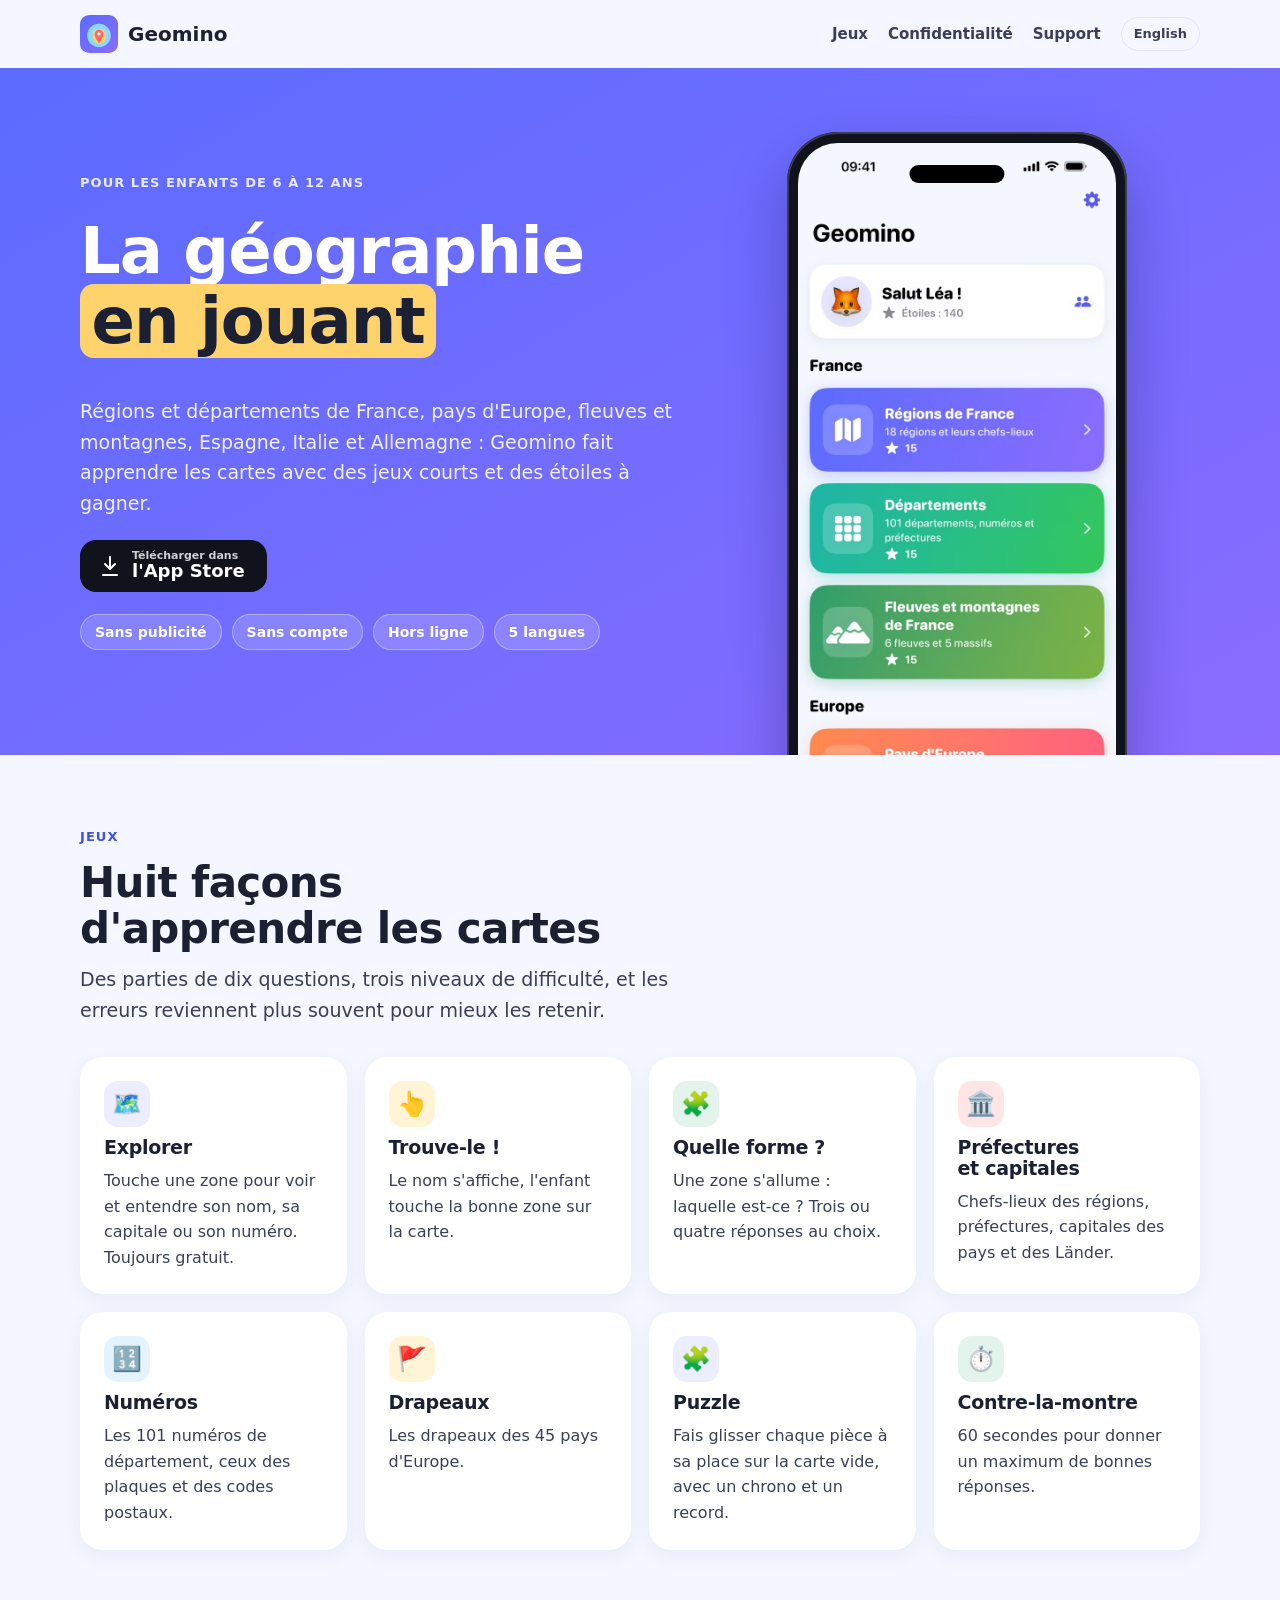
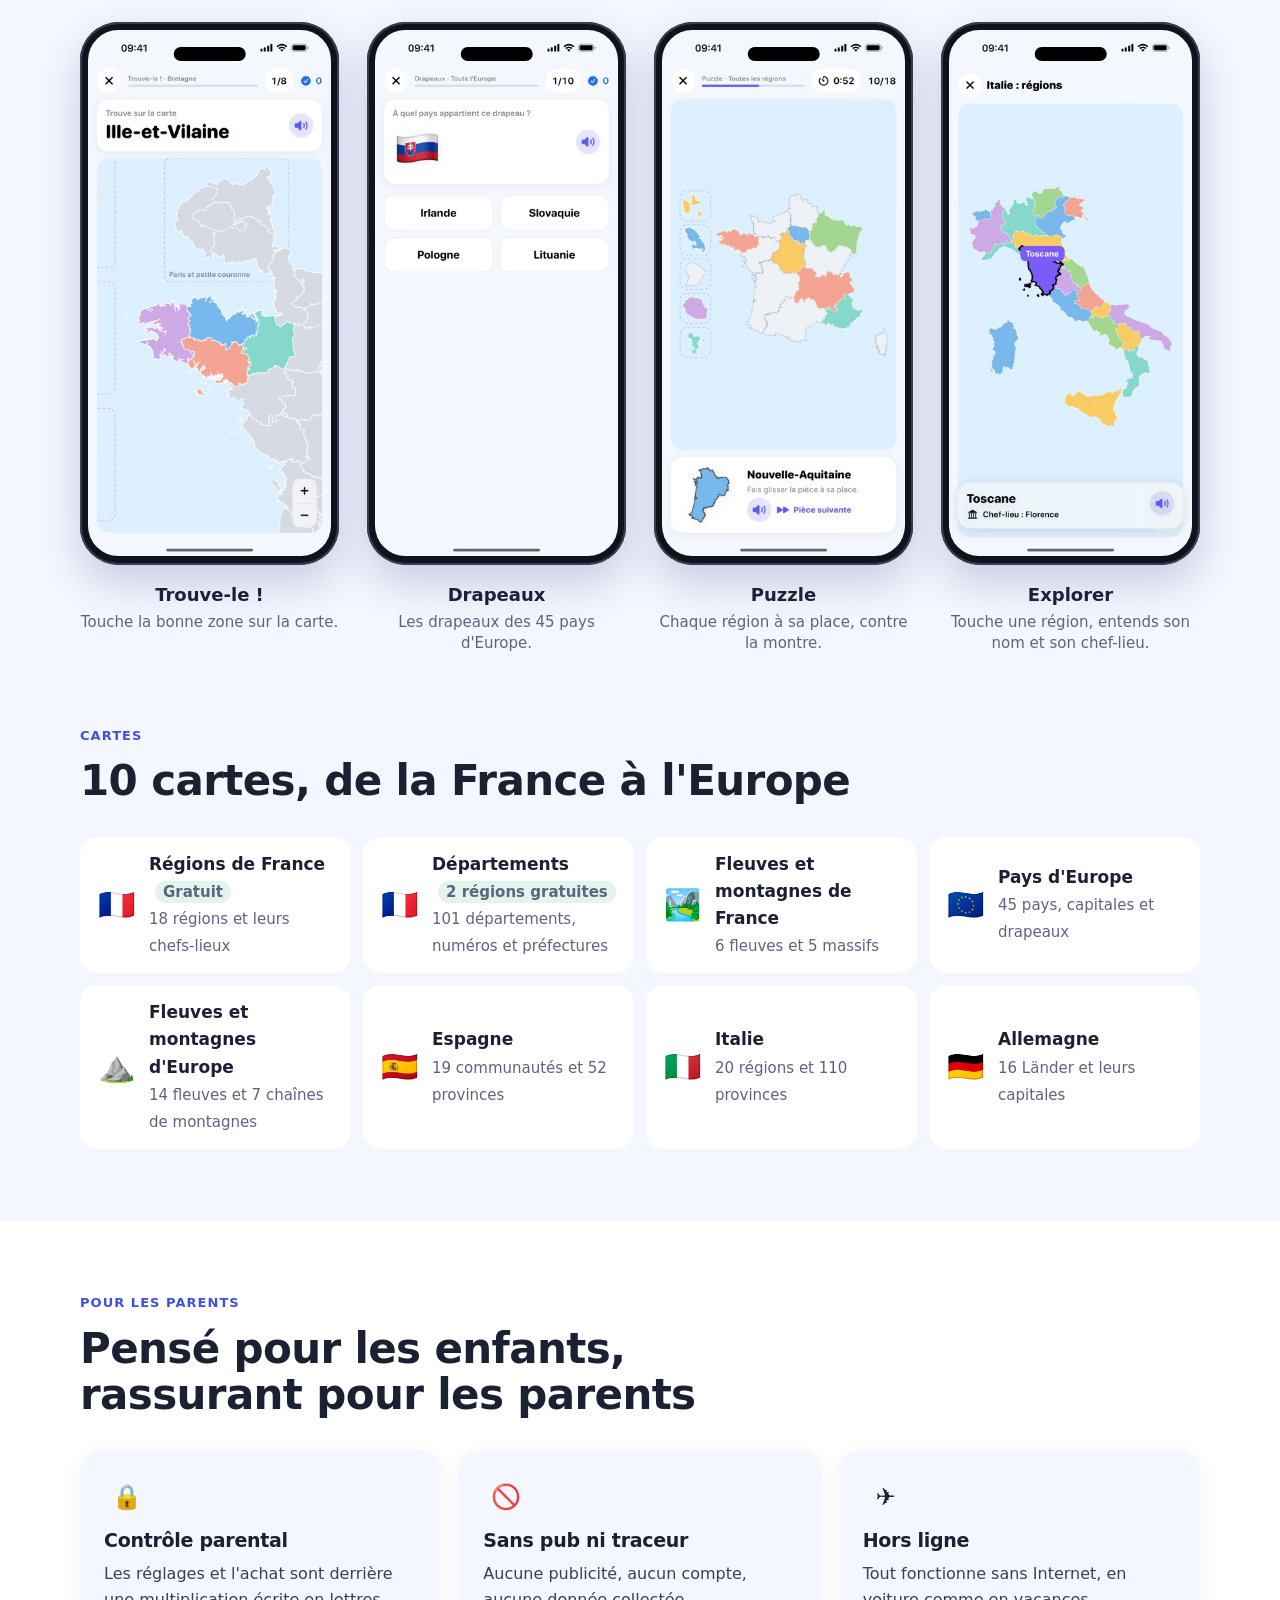
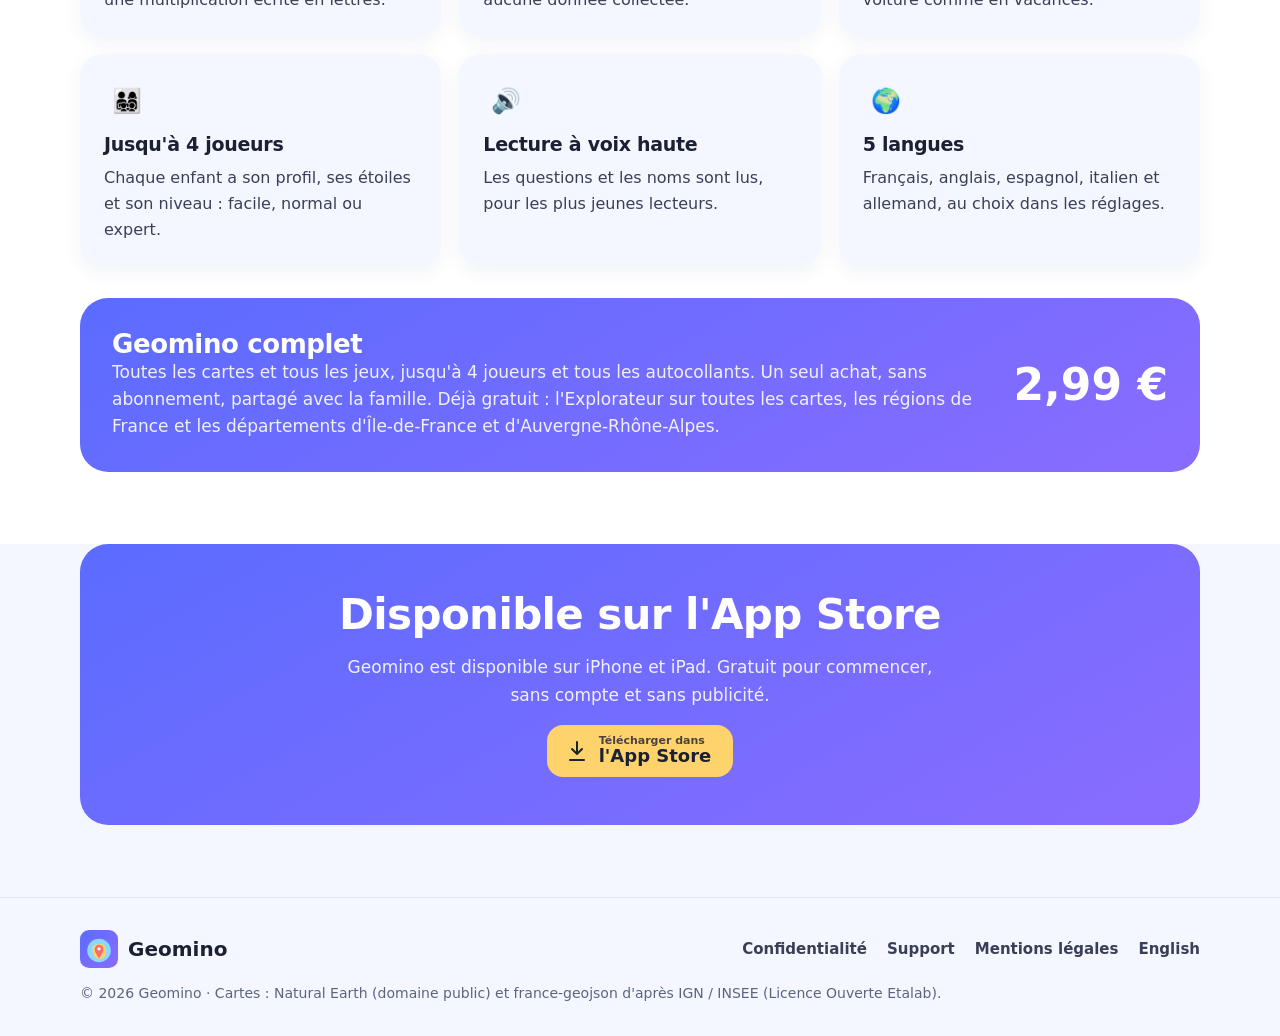
<file: index.html>
<!doctype html>
<html lang="fr">
<head>
  <meta charset="utf-8">
  <meta name="viewport" content="width=device-width, initial-scale=1">
  <title>Geomino — La géographie en jouant</title>
  <meta name="description" content="Geomino, le jeu de géographie pour les enfants de 6 à 12 ans : régions, départements, pays d'Europe, fleuves et montagnes. Sans publicité, sans compte, hors ligne.">
  <meta name="theme-color" content="#5B6CFF">
  <link rel="icon" href="./assets/favicon.svg" type="image/svg+xml">
  <link rel="canonical" href="https://sofienazzouz.github.io/geomino-website/">
  <link rel="alternate" hreflang="en" href="https://sofienazzouz.github.io/geomino-website/en/">
  <link rel="stylesheet" href="./styles.css">
</head>
<body>
<a class="skip" href="#contenu">Aller au contenu</a>
<header class="site-header">
  <div class="wrap">
    <a class="brand" href="./"><svg class="logo" viewBox="0 0 100 100" aria-hidden="true"><defs><linearGradient id="g1" x1="0" y1="0" x2="1" y2="1"><stop offset="0" stop-color="#5B6CFF"/><stop offset="1" stop-color="#8A6CFF"/></linearGradient></defs><rect width="100" height="100" rx="24" fill="url(#g1)"/><circle cx="50" cy="54" r="31" fill="#8DD8FF"/><path d="M34 43 Q49 33 64 40 Q71 54 66 69 Q55 79 42 74 Q30 63 34 43Z" fill="#FFD36B"/><path d="M50 75 C46 67 38.5 60.5 38.5 50 A11.5 11.5 0 1 1 61.5 50 C61.5 60.5 54 67 50 75Z" fill="#FF6B6B"/><circle cx="50" cy="49.5" r="4.3" fill="#fff"/></svg>Geomino</a>
    <nav class="site-nav" aria-label="Navigation principale">
      <a href="./#jeux">Jeux</a>
      <a href="./privacy/">Confidentialité</a>
      <a href="./support/">Support</a>
      <a class="lang" href="./en/" hreflang="en" lang="en">English</a>
    </nav>
  </div>
</header>
<main id="contenu">
<section class="hero">
  <div class="wrap">
    <div class="hero-text">
      <p class="eyebrow" style="color:#fff;opacity:.85">Pour les enfants de 6 à 12 ans</p>
      <h1>La géographie <mark>en jouant</mark></h1>
      <p class="lead">Régions et départements de France, pays d'Europe, fleuves et montagnes, Espagne, Italie et Allemagne : Geomino fait apprendre les cartes avec des jeux courts et des étoiles à gagner.</p>
      <a class="btn btn-store" href="https://apps.apple.com/app/id6835195947"><svg width="24" height="24" viewBox="0 0 24 24" fill="none" stroke="currentColor" stroke-width="2" stroke-linecap="round" stroke-linejoin="round" aria-hidden="true"><path d="M12 3v12M7 10l5 5 5-5M5 21h14"/></svg><span><small>Télécharger dans</small>l'App Store</span></a>
      <div class="badges"><span class="badge">Sans publicité</span><span class="badge">Sans compte</span><span class="badge">Hors ligne</span><span class="badge">5 langues</span></div>
    </div>
    <div class="hero-shot"><div class="device"><picture><source type="image/avif" srcset="./assets/screens/fr-01-home-720.avif 720w, ./assets/screens/fr-01-home-1320.avif 1320w" sizes="(max-width: 860px) 260px, 340px"><img src="./assets/screens/fr-01-home-1320.jpg" srcset="./assets/screens/fr-01-home-720.jpg 720w, ./assets/screens/fr-01-home-1320.jpg 1320w" sizes="(max-width: 860px) 260px, 340px" alt="Écran d'accueil de Geomino avec les cartes de France et d'Europe" width="1320" height="2868"></picture></div></div>
  </div>
</section>
<section class="section" id="jeux">
  <div class="wrap">
    <div class="section-head"><p class="eyebrow">Jeux</p><h2>Huit façons d'apprendre les cartes</h2>
      <p class="lead">Des parties de dix questions, trois niveaux de difficulté, et les erreurs reviennent plus souvent pour mieux les retenir.</p></div>
    <div class="grid"><div class="card"><span class="icon" style="background:#ECEEFF" aria-hidden="true">🗺️</span><h3>Explorer</h3><p>Touche une zone pour voir et entendre son nom, sa capitale ou son numéro. Toujours gratuit.</p></div><div class="card"><span class="icon" style="background:#FFF4D6" aria-hidden="true">👆</span><h3>Trouve-le !</h3><p>Le nom s'affiche, l'enfant touche la bonne zone sur la carte.</p></div><div class="card"><span class="icon" style="background:#E3F4EC" aria-hidden="true">🧩</span><h3>Quelle forme ?</h3><p>Une zone s'allume : laquelle est-ce ? Trois ou quatre réponses au choix.</p></div><div class="card"><span class="icon" style="background:#FFE6E6" aria-hidden="true">🏛️</span><h3>Préfectures et capitales</h3><p>Chefs-lieux des régions, préfectures, capitales des pays et des Länder.</p></div><div class="card"><span class="icon" style="background:#E5F3FF" aria-hidden="true">🔢</span><h3>Numéros</h3><p>Les 101 numéros de département, ceux des plaques et des codes postaux.</p></div><div class="card"><span class="icon" style="background:#FFF4D6" aria-hidden="true">🚩</span><h3>Drapeaux</h3><p>Les drapeaux des 45 pays d'Europe.</p></div><div class="card"><span class="icon" style="background:#ECEEFF" aria-hidden="true">🧩</span><h3>Puzzle</h3><p>Fais glisser chaque pièce à sa place sur la carte vide, avec un chrono et un record.</p></div><div class="card"><span class="icon" style="background:#E3F4EC" aria-hidden="true">⏱️</span><h3>Contre-la-montre</h3><p>60 secondes pour donner un maximum de bonnes réponses.</p></div></div>
  </div>
</section>
<section class="section" style="padding-top:0">
  <div class="wrap">
    <div class="shots"><figure class="shot"><div class="device"><picture><source type="image/avif" srcset="./assets/screens/fr-02-find-720.avif 720w, ./assets/screens/fr-02-find-1320.avif 1320w" sizes="(max-width: 860px) 45vw, 270px"><img src="./assets/screens/fr-02-find-1320.jpg" srcset="./assets/screens/fr-02-find-720.jpg 720w, ./assets/screens/fr-02-find-1320.jpg 1320w" sizes="(max-width: 860px) 45vw, 270px" alt="Jeu Trouve-le ! sur la carte de Bretagne" width="1320" height="2868" loading="lazy" decoding="async"></picture></div><figcaption><strong>Trouve-le !</strong><span>Touche la bonne zone sur la carte.</span></figcaption></figure><figure class="shot"><div class="device"><picture><source type="image/avif" srcset="./assets/screens/fr-03-flags-720.avif 720w, ./assets/screens/fr-03-flags-1320.avif 1320w" sizes="(max-width: 860px) 45vw, 270px"><img src="./assets/screens/fr-03-flags-1320.jpg" srcset="./assets/screens/fr-03-flags-720.jpg 720w, ./assets/screens/fr-03-flags-1320.jpg 1320w" sizes="(max-width: 860px) 45vw, 270px" alt="Quiz des drapeaux d'Europe" width="1320" height="2868" loading="lazy" decoding="async"></picture></div><figcaption><strong>Drapeaux</strong><span>Les drapeaux des 45 pays d'Europe.</span></figcaption></figure><figure class="shot"><div class="device"><picture><source type="image/avif" srcset="./assets/screens/fr-04-puzzle-720.avif 720w, ./assets/screens/fr-04-puzzle-1320.avif 1320w" sizes="(max-width: 860px) 45vw, 270px"><img src="./assets/screens/fr-04-puzzle-1320.jpg" srcset="./assets/screens/fr-04-puzzle-720.jpg 720w, ./assets/screens/fr-04-puzzle-1320.jpg 1320w" sizes="(max-width: 860px) 45vw, 270px" alt="Puzzle des régions de France" width="1320" height="2868" loading="lazy" decoding="async"></picture></div><figcaption><strong>Puzzle</strong><span>Chaque région à sa place, contre la montre.</span></figcaption></figure><figure class="shot"><div class="device"><picture><source type="image/avif" srcset="./assets/screens/fr-05-explore-720.avif 720w, ./assets/screens/fr-05-explore-1320.avif 1320w" sizes="(max-width: 860px) 45vw, 270px"><img src="./assets/screens/fr-05-explore-1320.jpg" srcset="./assets/screens/fr-05-explore-720.jpg 720w, ./assets/screens/fr-05-explore-1320.jpg 1320w" sizes="(max-width: 860px) 45vw, 270px" alt="Explorer l'Italie : la Toscane et son chef-lieu" width="1320" height="2868" loading="lazy" decoding="async"></picture></div><figcaption><strong>Explorer</strong><span>Touche une région, entends son nom et son chef-lieu.</span></figcaption></figure></div>
  </div>
</section>
<section class="section" style="padding-top:0">
  <div class="wrap">
    <div class="section-head"><p class="eyebrow">Cartes</p><h2>10 cartes, de la France à l'Europe</h2></div>
    <div class="maps"><div class="map"><span class="flag" aria-hidden="true">🇫🇷</span><div><strong>Régions de France <span class=free>Gratuit</span></strong><span>18 régions et leurs chefs-lieux</span></div></div><div class="map"><span class="flag" aria-hidden="true">🇫🇷</span><div><strong>Départements <span class=free>2 régions gratuites</span></strong><span>101 départements, numéros et préfectures</span></div></div><div class="map"><span class="flag" aria-hidden="true">🏞️</span><div><strong>Fleuves et montagnes de France</strong><span>6 fleuves et 5 massifs</span></div></div><div class="map"><span class="flag" aria-hidden="true">🇪🇺</span><div><strong>Pays d'Europe</strong><span>45 pays, capitales et drapeaux</span></div></div><div class="map"><span class="flag" aria-hidden="true">⛰️</span><div><strong>Fleuves et montagnes d'Europe</strong><span>14 fleuves et 7 chaînes de montagnes</span></div></div><div class="map"><span class="flag" aria-hidden="true">🇪🇸</span><div><strong>Espagne</strong><span>19 communautés et 52 provinces</span></div></div><div class="map"><span class="flag" aria-hidden="true">🇮🇹</span><div><strong>Italie</strong><span>20 régions et 110 provinces</span></div></div><div class="map"><span class="flag" aria-hidden="true">🇩🇪</span><div><strong>Allemagne</strong><span>16 Länder et leurs capitales</span></div></div></div>
  </div>
</section>
<section class="section parents" id="parents">
  <div class="wrap">
    <div class="section-head"><p class="eyebrow">Pour les parents</p><h2>Pensé pour les enfants, rassurant pour les parents</h2></div>
    <div class="grid grid-3"><div class="card" style="background:var(--bg)"><span class="icon" aria-hidden="true">🔒</span><h3>Contrôle parental</h3><p>Les réglages et l'achat sont derrière une multiplication écrite en lettres.</p></div><div class="card" style="background:var(--bg)"><span class="icon" aria-hidden="true">🚫</span><h3>Sans pub ni traceur</h3><p>Aucune publicité, aucun compte, aucune donnée collectée.</p></div><div class="card" style="background:var(--bg)"><span class="icon" aria-hidden="true">✈️</span><h3>Hors ligne</h3><p>Tout fonctionne sans Internet, en voiture comme en vacances.</p></div><div class="card" style="background:var(--bg)"><span class="icon" aria-hidden="true">👨‍👩‍👧‍👦</span><h3>Jusqu'à 4 joueurs</h3><p>Chaque enfant a son profil, ses étoiles et son niveau : facile, normal ou expert.</p></div><div class="card" style="background:var(--bg)"><span class="icon" aria-hidden="true">🔊</span><h3>Lecture à voix haute</h3><p>Les questions et les noms sont lus, pour les plus jeunes lecteurs.</p></div><div class="card" style="background:var(--bg)"><span class="icon" aria-hidden="true">🌍</span><h3>5 langues</h3><p>Français, anglais, espagnol, italien et allemand, au choix dans les réglages.</p></div></div>
    <div class="price">
      <div><h3 style="font-size:26px">Geomino complet</h3><p>Toutes les cartes et tous les jeux, jusqu'à 4 joueurs et tous les autocollants. Un seul achat, sans abonnement, partagé avec la famille. Déjà gratuit : l'Explorateur sur toutes les cartes, les régions de France et les départements d'Île-de-France et d'Auvergne-Rhône-Alpes.</p></div>
      <strong>2,99 €</strong>
    </div>
  </div>
</section>
<section class="section download" id="telecharger" aria-labelledby="dl">
  <div class="wrap">
    <div class="cta">
      <h2 id="dl">Disponible sur l'App Store</h2>
      <p>Geomino est disponible sur iPhone et iPad. Gratuit pour commencer, sans compte et sans publicité.</p>
      <a class="btn btn-store" href="https://apps.apple.com/app/id6835195947"><svg width="24" height="24" viewBox="0 0 24 24" fill="none" stroke="currentColor" stroke-width="2" stroke-linecap="round" stroke-linejoin="round" aria-hidden="true"><path d="M12 3v12M7 10l5 5 5-5M5 21h14"/></svg><span><small>Télécharger dans</small>l'App Store</span></a>
    </div>
  </div>
</section>
</main>
<footer class="footer">
  <div class="wrap">
    <a class="brand" href="./"><svg class="logo" viewBox="0 0 100 100" aria-hidden="true"><defs><linearGradient id="g2" x1="0" y1="0" x2="1" y2="1"><stop offset="0" stop-color="#5B6CFF"/><stop offset="1" stop-color="#8A6CFF"/></linearGradient></defs><rect width="100" height="100" rx="24" fill="url(#g2)"/><circle cx="50" cy="54" r="31" fill="#8DD8FF"/><path d="M34 43 Q49 33 64 40 Q71 54 66 69 Q55 79 42 74 Q30 63 34 43Z" fill="#FFD36B"/><path d="M50 75 C46 67 38.5 60.5 38.5 50 A11.5 11.5 0 1 1 61.5 50 C61.5 60.5 54 67 50 75Z" fill="#FF6B6B"/><circle cx="50" cy="49.5" r="4.3" fill="#fff"/></svg>Geomino</a>
    <nav aria-label="Liens de bas de page">
      <a href="./privacy/">Confidentialité</a>
      <a href="./support/">Support</a>
      <a href="./support/#mentions">Mentions légales</a>
      <a href="./en/" hreflang="en" lang="en">English</a>
    </nav>
    <p class="disclaimer">© 2026 Geomino · Cartes : Natural Earth (domaine public) et france-geojson d'après IGN / INSEE (Licence Ouverte Etalab).</p>
  </div>
</footer>
</body>
</html>
</file>
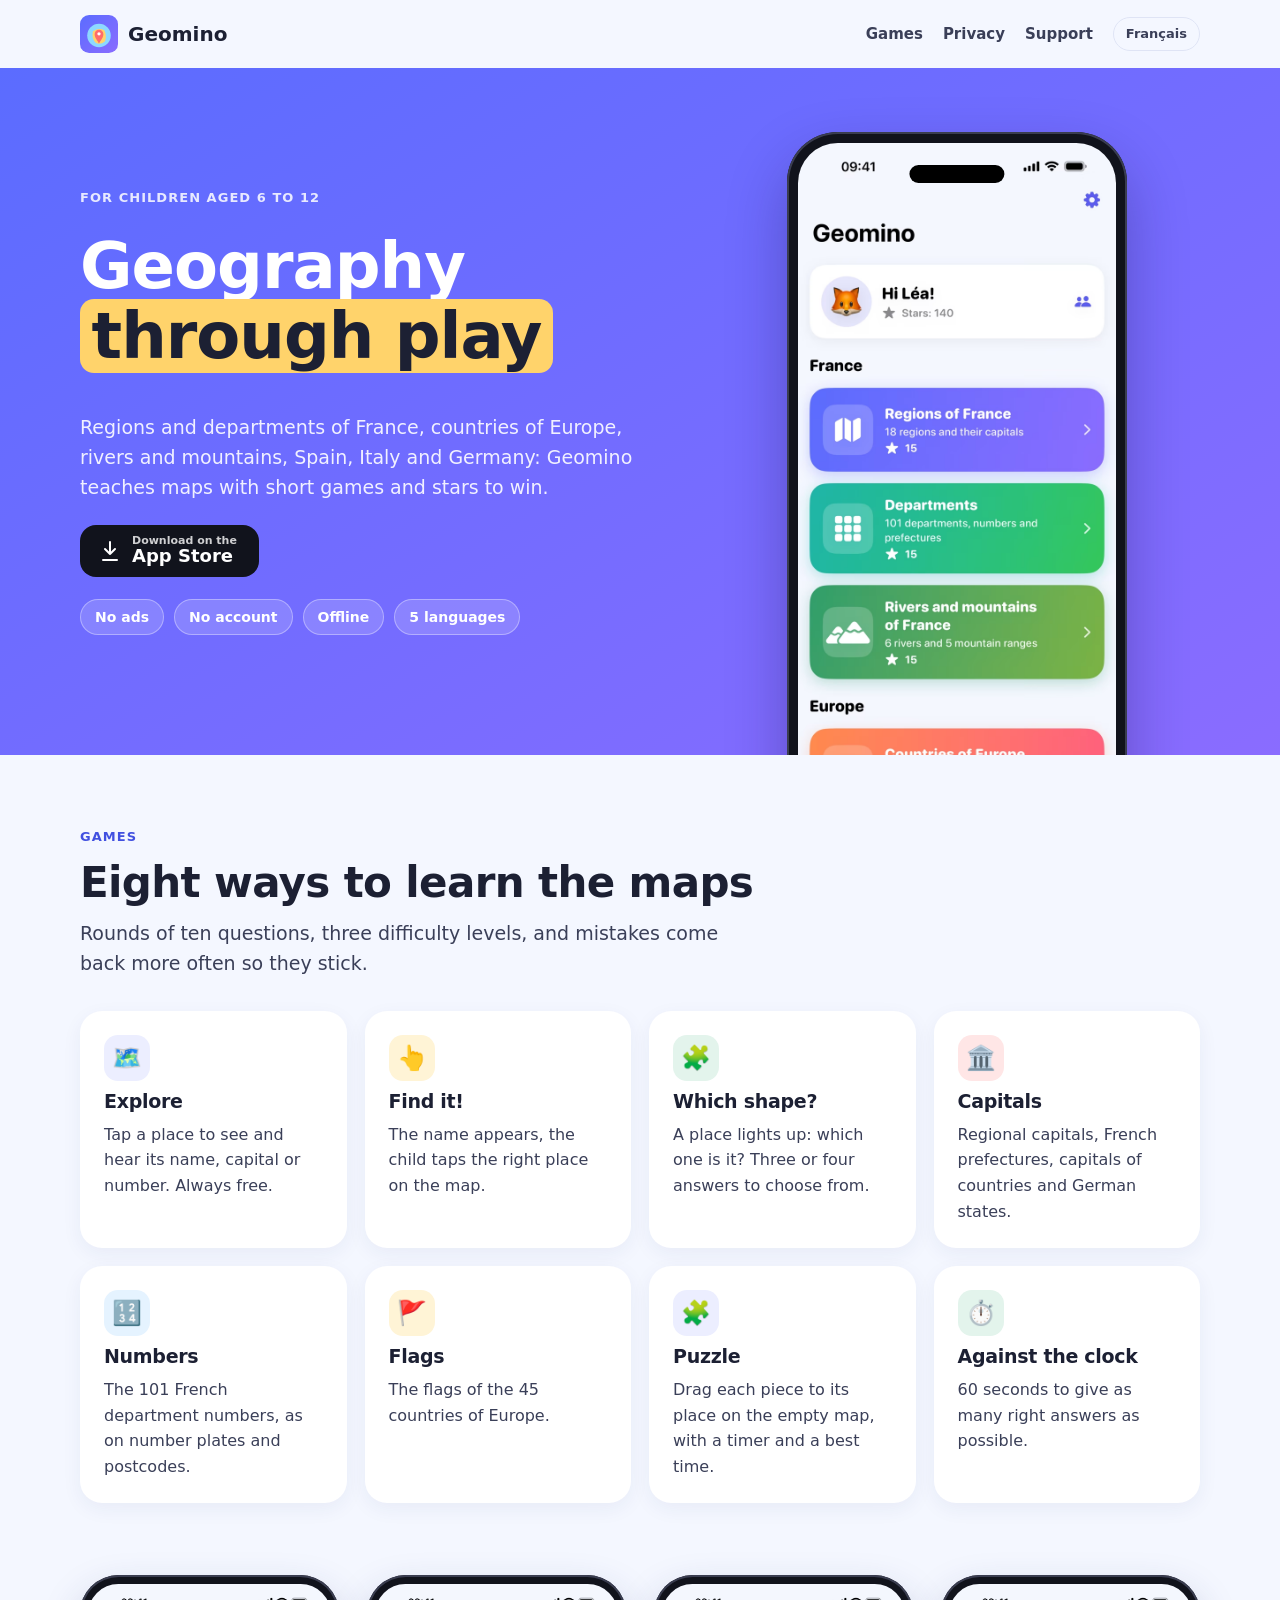
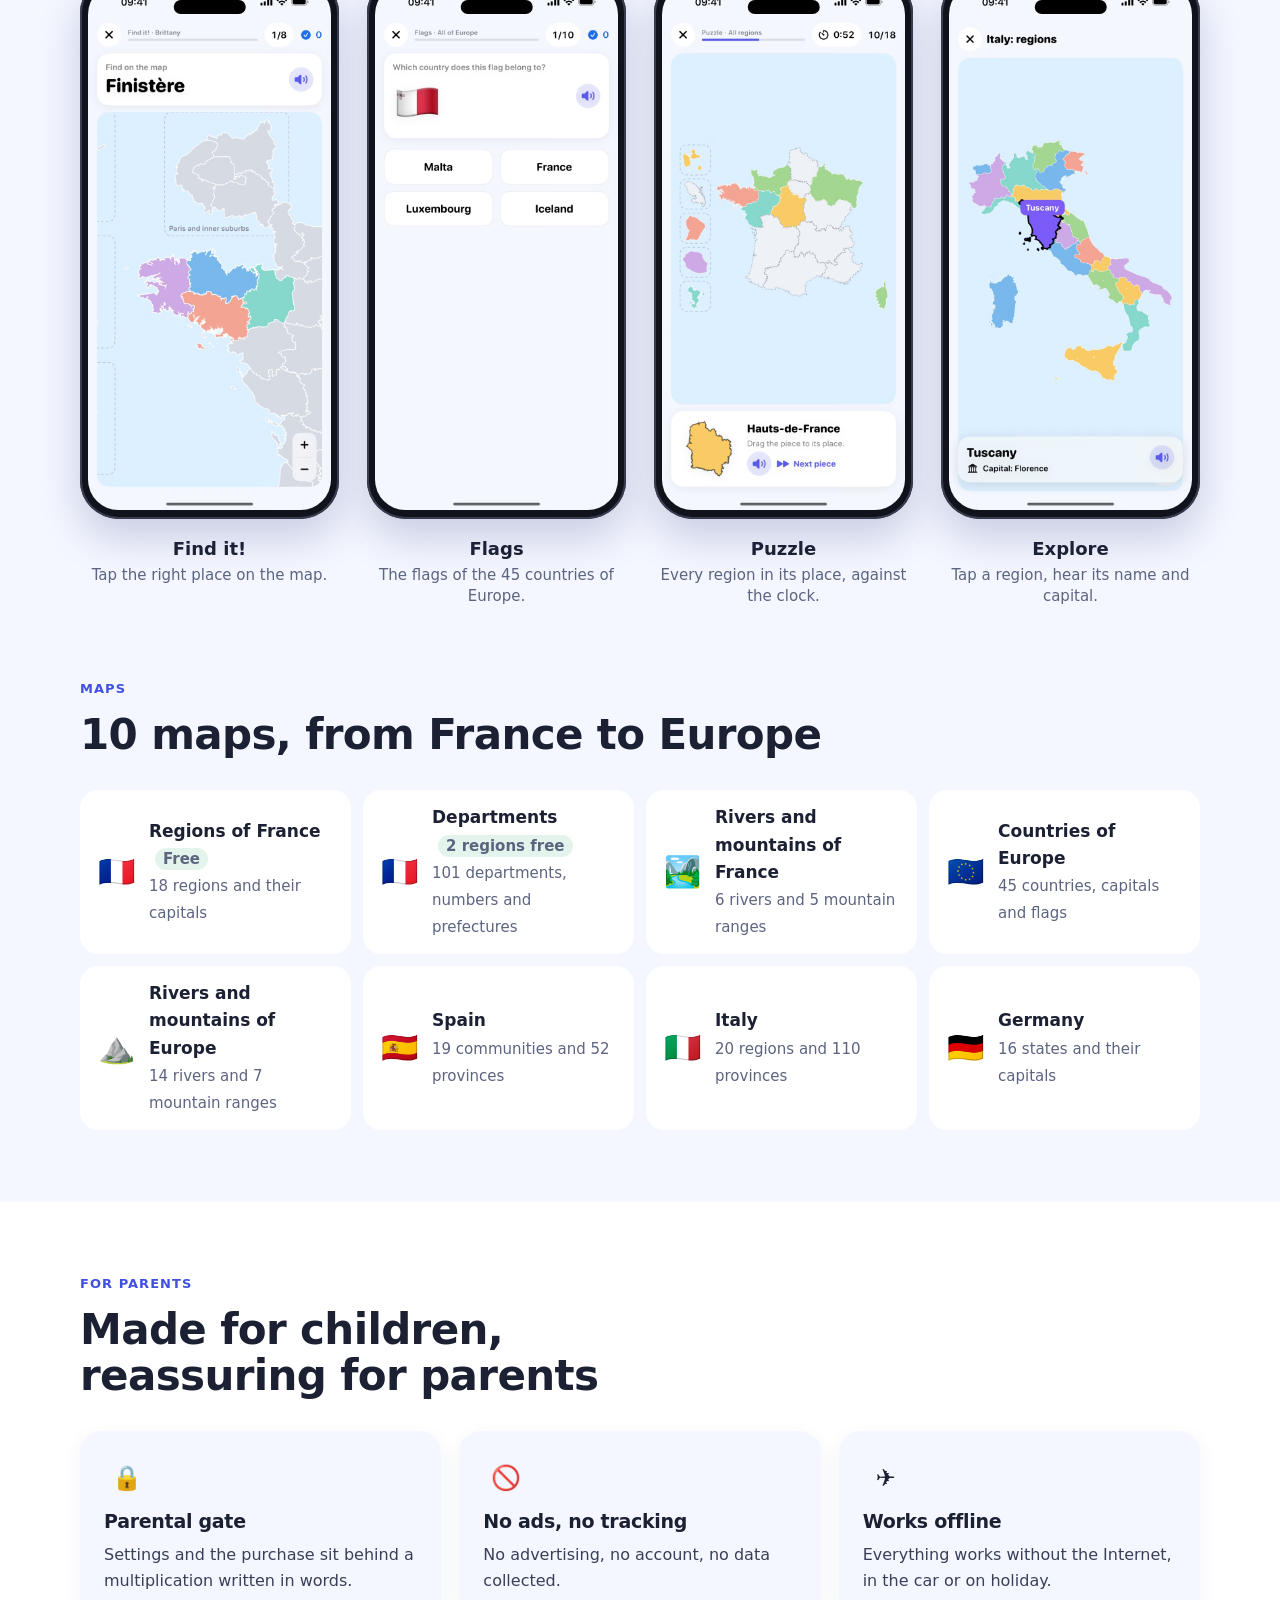
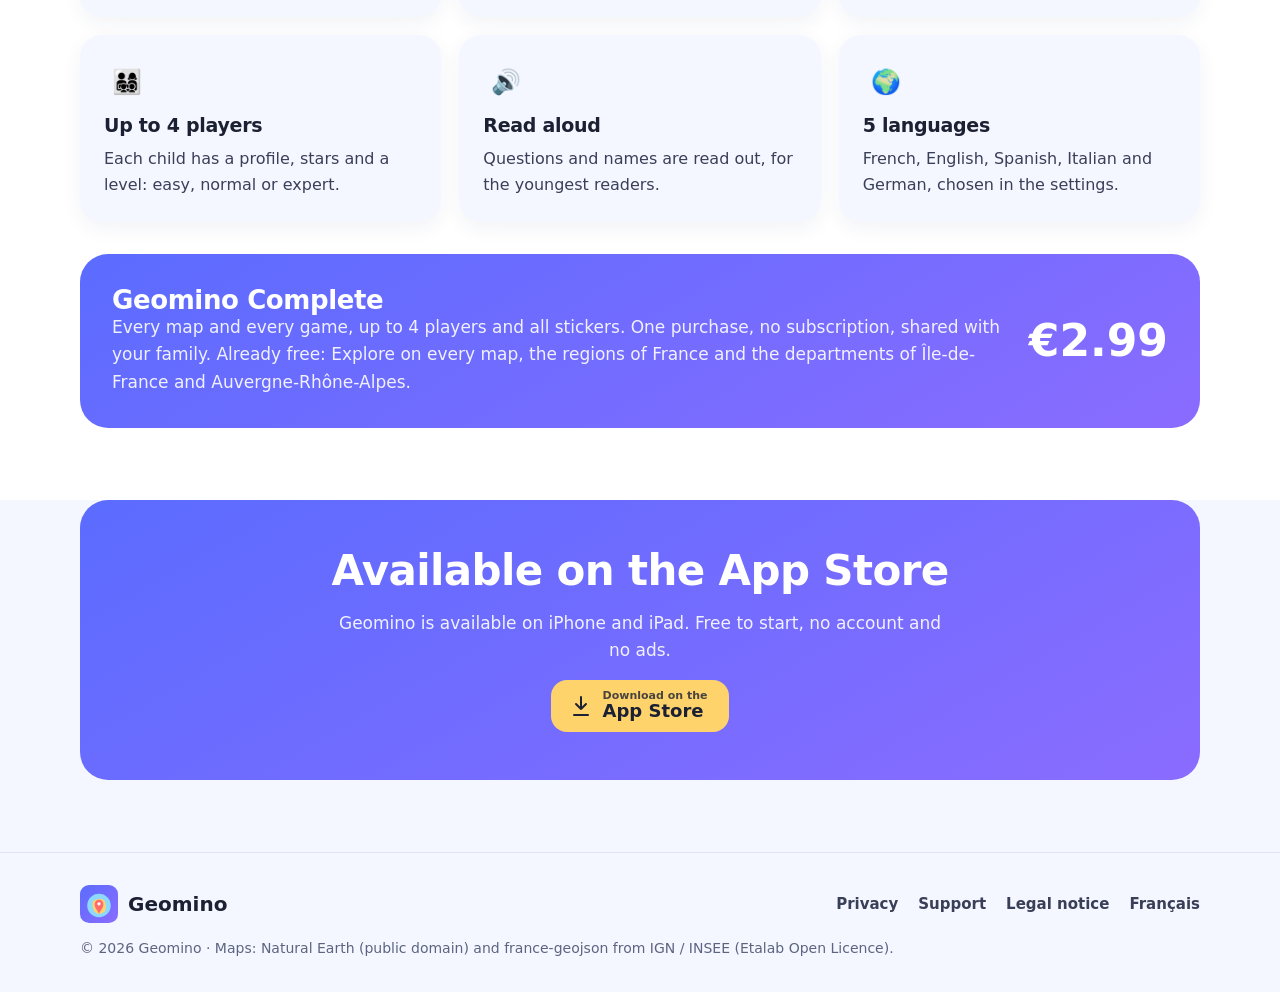
<file: en/index.html>
<!doctype html>
<html lang="en">
<head>
  <meta charset="utf-8">
  <meta name="viewport" content="width=device-width, initial-scale=1">
  <title>Geomino — Geography through play</title>
  <meta name="description" content="Geomino, the geography game for children aged 6 to 12: regions, departments, countries of Europe, rivers and mountains. No ads, no account, works offline.">
  <meta name="theme-color" content="#5B6CFF">
  <link rel="icon" href="../assets/favicon.svg" type="image/svg+xml">
  <link rel="canonical" href="https://sofienazzouz.github.io/geomino-website/en/">
  <link rel="alternate" hreflang="fr" href="https://sofienazzouz.github.io/geomino-website/">
  <link rel="stylesheet" href="../styles.css">
</head>
<body>
<a class="skip" href="#contenu">Skip to content</a>
<header class="site-header">
  <div class="wrap">
    <a class="brand" href="../en/"><svg class="logo" viewBox="0 0 100 100" aria-hidden="true"><defs><linearGradient id="g1" x1="0" y1="0" x2="1" y2="1"><stop offset="0" stop-color="#5B6CFF"/><stop offset="1" stop-color="#8A6CFF"/></linearGradient></defs><rect width="100" height="100" rx="24" fill="url(#g1)"/><circle cx="50" cy="54" r="31" fill="#8DD8FF"/><path d="M34 43 Q49 33 64 40 Q71 54 66 69 Q55 79 42 74 Q30 63 34 43Z" fill="#FFD36B"/><path d="M50 75 C46 67 38.5 60.5 38.5 50 A11.5 11.5 0 1 1 61.5 50 C61.5 60.5 54 67 50 75Z" fill="#FF6B6B"/><circle cx="50" cy="49.5" r="4.3" fill="#fff"/></svg>Geomino</a>
    <nav class="site-nav" aria-label="Main navigation">
      <a href="../en/#games">Games</a>
      <a href="../en/privacy/">Privacy</a>
      <a href="../en/support/">Support</a>
      <a class="lang" href="../" hreflang="fr" lang="fr">Français</a>
    </nav>
  </div>
</header>
<main id="contenu">
<section class="hero">
  <div class="wrap">
    <div class="hero-text">
      <p class="eyebrow" style="color:#fff;opacity:.85">For children aged 6 to 12</p>
      <h1>Geography <mark>through play</mark></h1>
      <p class="lead">Regions and departments of France, countries of Europe, rivers and mountains, Spain, Italy and Germany: Geomino teaches maps with short games and stars to win.</p>
      <a class="btn btn-store" href="https://apps.apple.com/app/id6835195947"><svg width="24" height="24" viewBox="0 0 24 24" fill="none" stroke="currentColor" stroke-width="2" stroke-linecap="round" stroke-linejoin="round" aria-hidden="true"><path d="M12 3v12M7 10l5 5 5-5M5 21h14"/></svg><span><small>Download on the</small>App Store</span></a>
      <div class="badges"><span class="badge">No ads</span><span class="badge">No account</span><span class="badge">Offline</span><span class="badge">5 languages</span></div>
    </div>
    <div class="hero-shot"><div class="device"><picture><source type="image/avif" srcset="../assets/screens/en-01-home-720.avif 720w, ../assets/screens/en-01-home-1320.avif 1320w" sizes="(max-width: 860px) 260px, 340px"><img src="../assets/screens/en-01-home-1320.jpg" srcset="../assets/screens/en-01-home-720.jpg 720w, ../assets/screens/en-01-home-1320.jpg 1320w" sizes="(max-width: 860px) 260px, 340px" alt="Geomino home screen with the maps of France and Europe" width="1320" height="2868"></picture></div></div>
  </div>
</section>
<section class="section" id="games">
  <div class="wrap">
    <div class="section-head"><p class="eyebrow">Games</p><h2>Eight ways to learn the maps</h2>
      <p class="lead">Rounds of ten questions, three difficulty levels, and mistakes come back more often so they stick.</p></div>
    <div class="grid"><div class="card"><span class="icon" style="background:#ECEEFF" aria-hidden="true">🗺️</span><h3>Explore</h3><p>Tap a place to see and hear its name, capital or number. Always free.</p></div><div class="card"><span class="icon" style="background:#FFF4D6" aria-hidden="true">👆</span><h3>Find it!</h3><p>The name appears, the child taps the right place on the map.</p></div><div class="card"><span class="icon" style="background:#E3F4EC" aria-hidden="true">🧩</span><h3>Which shape?</h3><p>A place lights up: which one is it? Three or four answers to choose from.</p></div><div class="card"><span class="icon" style="background:#FFE6E6" aria-hidden="true">🏛️</span><h3>Capitals</h3><p>Regional capitals, French prefectures, capitals of countries and German states.</p></div><div class="card"><span class="icon" style="background:#E5F3FF" aria-hidden="true">🔢</span><h3>Numbers</h3><p>The 101 French department numbers, as on number plates and postcodes.</p></div><div class="card"><span class="icon" style="background:#FFF4D6" aria-hidden="true">🚩</span><h3>Flags</h3><p>The flags of the 45 countries of Europe.</p></div><div class="card"><span class="icon" style="background:#ECEEFF" aria-hidden="true">🧩</span><h3>Puzzle</h3><p>Drag each piece to its place on the empty map, with a timer and a best time.</p></div><div class="card"><span class="icon" style="background:#E3F4EC" aria-hidden="true">⏱️</span><h3>Against the clock</h3><p>60 seconds to give as many right answers as possible.</p></div></div>
  </div>
</section>
<section class="section" style="padding-top:0">
  <div class="wrap">
    <div class="shots"><figure class="shot"><div class="device"><picture><source type="image/avif" srcset="../assets/screens/en-02-find-720.avif 720w, ../assets/screens/en-02-find-1320.avif 1320w" sizes="(max-width: 860px) 45vw, 270px"><img src="../assets/screens/en-02-find-1320.jpg" srcset="../assets/screens/en-02-find-720.jpg 720w, ../assets/screens/en-02-find-1320.jpg 1320w" sizes="(max-width: 860px) 45vw, 270px" alt="Find it! game on the map of Brittany" width="1320" height="2868" loading="lazy" decoding="async"></picture></div><figcaption><strong>Find it!</strong><span>Tap the right place on the map.</span></figcaption></figure><figure class="shot"><div class="device"><picture><source type="image/avif" srcset="../assets/screens/en-03-flags-720.avif 720w, ../assets/screens/en-03-flags-1320.avif 1320w" sizes="(max-width: 860px) 45vw, 270px"><img src="../assets/screens/en-03-flags-1320.jpg" srcset="../assets/screens/en-03-flags-720.jpg 720w, ../assets/screens/en-03-flags-1320.jpg 1320w" sizes="(max-width: 860px) 45vw, 270px" alt="Quiz on the flags of Europe" width="1320" height="2868" loading="lazy" decoding="async"></picture></div><figcaption><strong>Flags</strong><span>The flags of the 45 countries of Europe.</span></figcaption></figure><figure class="shot"><div class="device"><picture><source type="image/avif" srcset="../assets/screens/en-04-puzzle-720.avif 720w, ../assets/screens/en-04-puzzle-1320.avif 1320w" sizes="(max-width: 860px) 45vw, 270px"><img src="../assets/screens/en-04-puzzle-1320.jpg" srcset="../assets/screens/en-04-puzzle-720.jpg 720w, ../assets/screens/en-04-puzzle-1320.jpg 1320w" sizes="(max-width: 860px) 45vw, 270px" alt="Puzzle of the regions of France" width="1320" height="2868" loading="lazy" decoding="async"></picture></div><figcaption><strong>Puzzle</strong><span>Every region in its place, against the clock.</span></figcaption></figure><figure class="shot"><div class="device"><picture><source type="image/avif" srcset="../assets/screens/en-05-explore-720.avif 720w, ../assets/screens/en-05-explore-1320.avif 1320w" sizes="(max-width: 860px) 45vw, 270px"><img src="../assets/screens/en-05-explore-1320.jpg" srcset="../assets/screens/en-05-explore-720.jpg 720w, ../assets/screens/en-05-explore-1320.jpg 1320w" sizes="(max-width: 860px) 45vw, 270px" alt="Exploring Italy: Tuscany and its capital" width="1320" height="2868" loading="lazy" decoding="async"></picture></div><figcaption><strong>Explore</strong><span>Tap a region, hear its name and capital.</span></figcaption></figure></div>
  </div>
</section>
<section class="section" style="padding-top:0">
  <div class="wrap">
    <div class="section-head"><p class="eyebrow">Maps</p><h2>10 maps, from France to Europe</h2></div>
    <div class="maps"><div class="map"><span class="flag" aria-hidden="true">🇫🇷</span><div><strong>Regions of France <span class=free>Free</span></strong><span>18 regions and their capitals</span></div></div><div class="map"><span class="flag" aria-hidden="true">🇫🇷</span><div><strong>Departments <span class=free>2 regions free</span></strong><span>101 departments, numbers and prefectures</span></div></div><div class="map"><span class="flag" aria-hidden="true">🏞️</span><div><strong>Rivers and mountains of France</strong><span>6 rivers and 5 mountain ranges</span></div></div><div class="map"><span class="flag" aria-hidden="true">🇪🇺</span><div><strong>Countries of Europe</strong><span>45 countries, capitals and flags</span></div></div><div class="map"><span class="flag" aria-hidden="true">⛰️</span><div><strong>Rivers and mountains of Europe</strong><span>14 rivers and 7 mountain ranges</span></div></div><div class="map"><span class="flag" aria-hidden="true">🇪🇸</span><div><strong>Spain</strong><span>19 communities and 52 provinces</span></div></div><div class="map"><span class="flag" aria-hidden="true">🇮🇹</span><div><strong>Italy</strong><span>20 regions and 110 provinces</span></div></div><div class="map"><span class="flag" aria-hidden="true">🇩🇪</span><div><strong>Germany</strong><span>16 states and their capitals</span></div></div></div>
  </div>
</section>
<section class="section parents" id="parents">
  <div class="wrap">
    <div class="section-head"><p class="eyebrow">For parents</p><h2>Made for children, reassuring for parents</h2></div>
    <div class="grid grid-3"><div class="card" style="background:var(--bg)"><span class="icon" aria-hidden="true">🔒</span><h3>Parental gate</h3><p>Settings and the purchase sit behind a multiplication written in words.</p></div><div class="card" style="background:var(--bg)"><span class="icon" aria-hidden="true">🚫</span><h3>No ads, no tracking</h3><p>No advertising, no account, no data collected.</p></div><div class="card" style="background:var(--bg)"><span class="icon" aria-hidden="true">✈️</span><h3>Works offline</h3><p>Everything works without the Internet, in the car or on holiday.</p></div><div class="card" style="background:var(--bg)"><span class="icon" aria-hidden="true">👨‍👩‍👧‍👦</span><h3>Up to 4 players</h3><p>Each child has a profile, stars and a level: easy, normal or expert.</p></div><div class="card" style="background:var(--bg)"><span class="icon" aria-hidden="true">🔊</span><h3>Read aloud</h3><p>Questions and names are read out, for the youngest readers.</p></div><div class="card" style="background:var(--bg)"><span class="icon" aria-hidden="true">🌍</span><h3>5 languages</h3><p>French, English, Spanish, Italian and German, chosen in the settings.</p></div></div>
    <div class="price">
      <div><h3 style="font-size:26px">Geomino Complete</h3><p>Every map and every game, up to 4 players and all stickers. One purchase, no subscription, shared with your family. Already free: Explore on every map, the regions of France and the departments of Île-de-France and Auvergne-Rhône-Alpes.</p></div>
      <strong>€2.99</strong>
    </div>
  </div>
</section>
<section class="section download" id="download" aria-labelledby="dl">
  <div class="wrap">
    <div class="cta">
      <h2 id="dl">Available on the App Store</h2>
      <p>Geomino is available on iPhone and iPad. Free to start, no account and no ads.</p>
      <a class="btn btn-store" href="https://apps.apple.com/app/id6835195947"><svg width="24" height="24" viewBox="0 0 24 24" fill="none" stroke="currentColor" stroke-width="2" stroke-linecap="round" stroke-linejoin="round" aria-hidden="true"><path d="M12 3v12M7 10l5 5 5-5M5 21h14"/></svg><span><small>Download on the</small>App Store</span></a>
    </div>
  </div>
</section>
</main>
<footer class="footer">
  <div class="wrap">
    <a class="brand" href="../en/"><svg class="logo" viewBox="0 0 100 100" aria-hidden="true"><defs><linearGradient id="g2" x1="0" y1="0" x2="1" y2="1"><stop offset="0" stop-color="#5B6CFF"/><stop offset="1" stop-color="#8A6CFF"/></linearGradient></defs><rect width="100" height="100" rx="24" fill="url(#g2)"/><circle cx="50" cy="54" r="31" fill="#8DD8FF"/><path d="M34 43 Q49 33 64 40 Q71 54 66 69 Q55 79 42 74 Q30 63 34 43Z" fill="#FFD36B"/><path d="M50 75 C46 67 38.5 60.5 38.5 50 A11.5 11.5 0 1 1 61.5 50 C61.5 60.5 54 67 50 75Z" fill="#FF6B6B"/><circle cx="50" cy="49.5" r="4.3" fill="#fff"/></svg>Geomino</a>
    <nav aria-label="Footer links">
      <a href="../en/privacy/">Privacy</a>
      <a href="../en/support/">Support</a>
      <a href="../en/support/#mentions">Legal notice</a>
      <a href="../" hreflang="fr" lang="fr">Français</a>
    </nav>
    <p class="disclaimer">© 2026 Geomino · Maps: Natural Earth (public domain) and france-geojson from IGN / INSEE (Etalab Open Licence).</p>
  </div>
</footer>
</body>
</html>
</file>
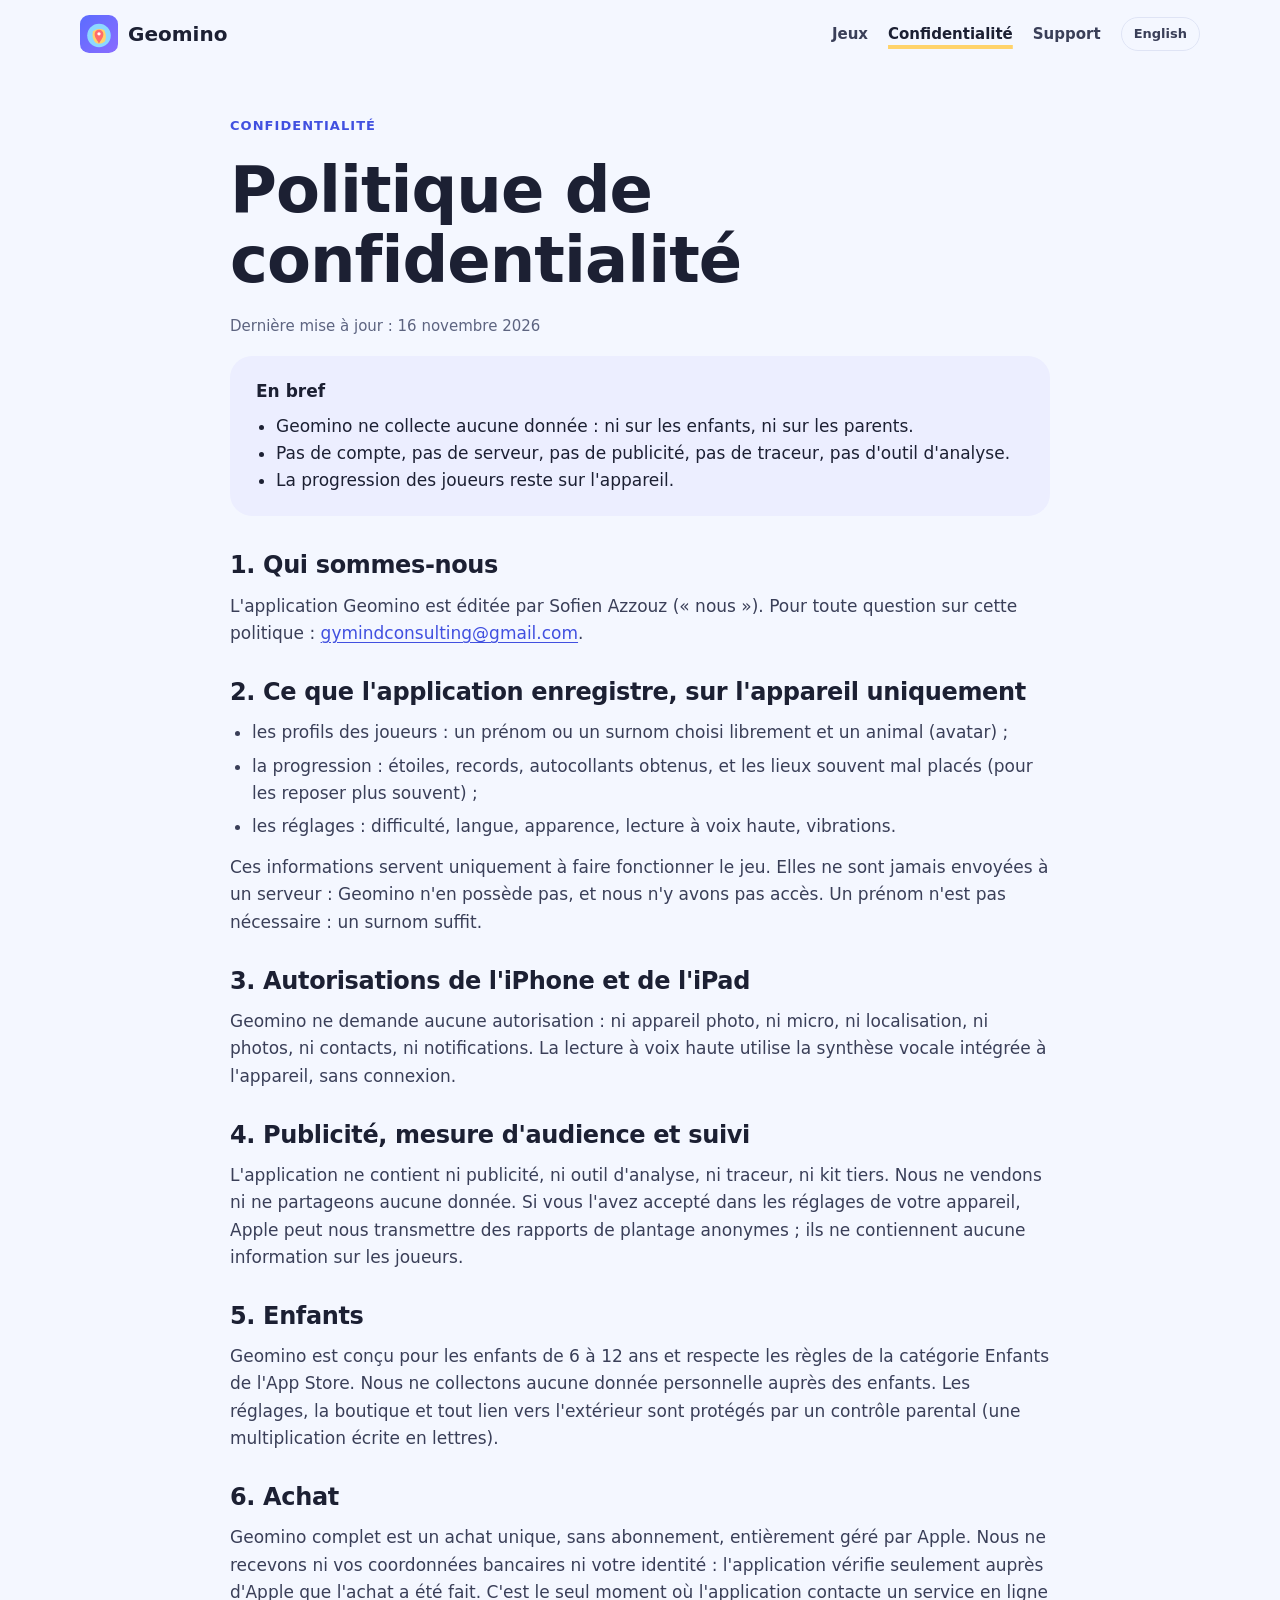
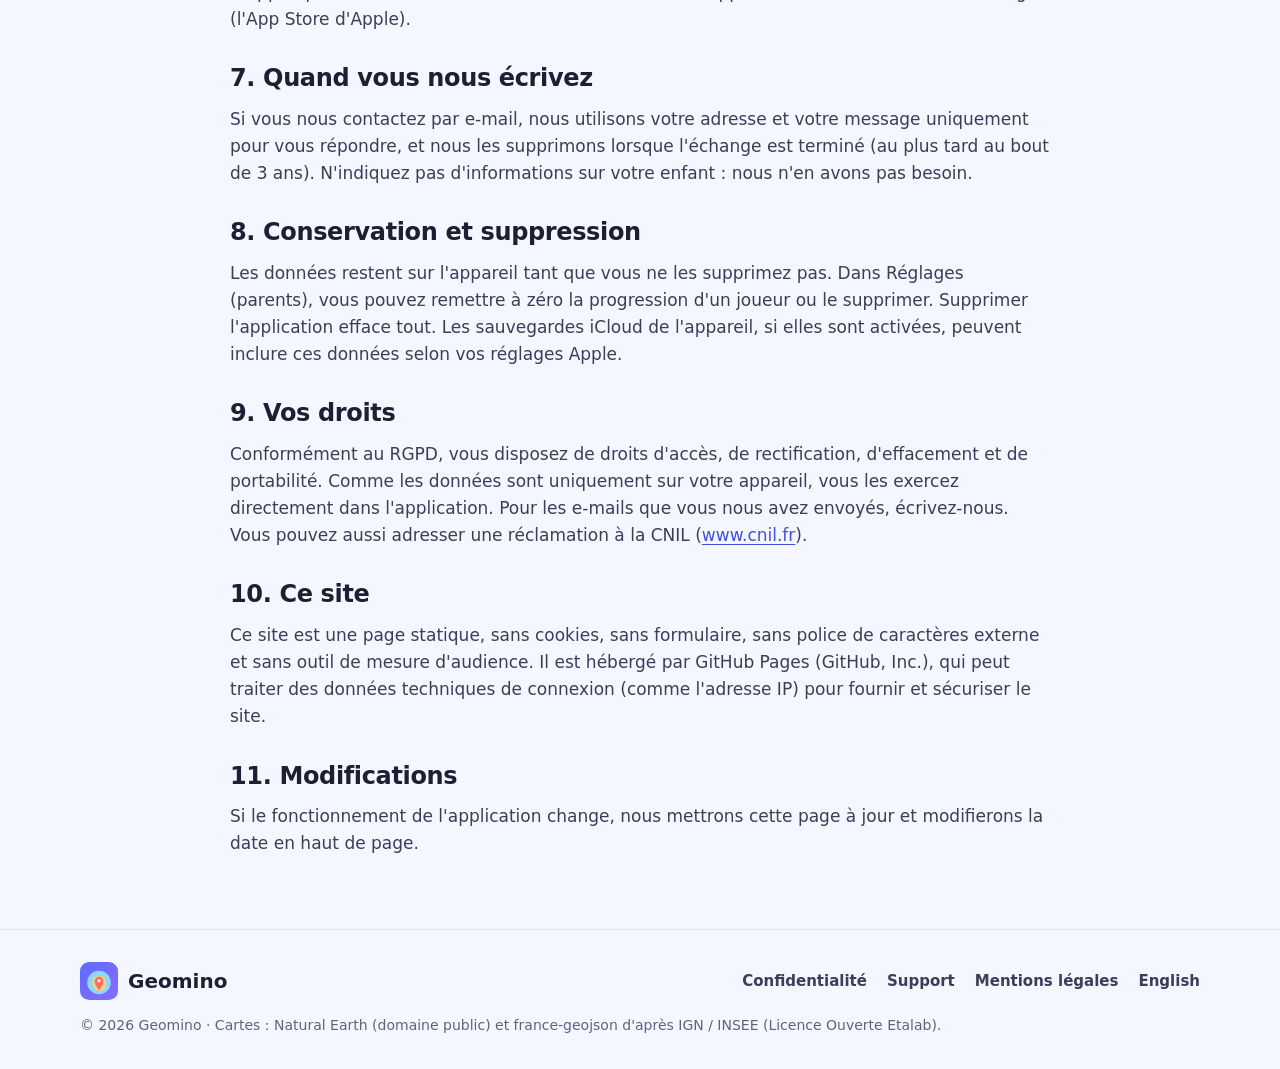
<file: privacy/index.html>
<!doctype html>
<html lang="fr">
<head>
  <meta charset="utf-8">
  <meta name="viewport" content="width=device-width, initial-scale=1">
  <title>Confidentialité — Geomino</title>
  <meta name="description" content="Politique de confidentialité de Geomino : aucune donnée collectée, rien ne quitte l'appareil.">
  <meta name="theme-color" content="#5B6CFF">
  <link rel="icon" href="../assets/favicon.svg" type="image/svg+xml">
  <link rel="canonical" href="https://sofienazzouz.github.io/geomino-website/privacy/">
  <link rel="alternate" hreflang="en" href="https://sofienazzouz.github.io/geomino-website/en/privacy/">
  <link rel="stylesheet" href="../styles.css">
</head>
<body>
<a class="skip" href="#contenu">Aller au contenu</a>
<header class="site-header">
  <div class="wrap">
    <a class="brand" href="../"><svg class="logo" viewBox="0 0 100 100" aria-hidden="true"><defs><linearGradient id="g1" x1="0" y1="0" x2="1" y2="1"><stop offset="0" stop-color="#5B6CFF"/><stop offset="1" stop-color="#8A6CFF"/></linearGradient></defs><rect width="100" height="100" rx="24" fill="url(#g1)"/><circle cx="50" cy="54" r="31" fill="#8DD8FF"/><path d="M34 43 Q49 33 64 40 Q71 54 66 69 Q55 79 42 74 Q30 63 34 43Z" fill="#FFD36B"/><path d="M50 75 C46 67 38.5 60.5 38.5 50 A11.5 11.5 0 1 1 61.5 50 C61.5 60.5 54 67 50 75Z" fill="#FF6B6B"/><circle cx="50" cy="49.5" r="4.3" fill="#fff"/></svg>Geomino</a>
    <nav class="site-nav" aria-label="Navigation principale">
      <a href="../#jeux">Jeux</a>
      <a href="../privacy/" aria-current="page">Confidentialité</a>
      <a href="../support/">Support</a>
      <a class="lang" href="../en/privacy/" hreflang="en" lang="en">English</a>
    </nav>
  </div>
</header>
<main id="contenu" class="wrap page">
  <p class="eyebrow">Confidentialité</p>
  <h1>Politique de confidentialité</h1>
  <p class="updated">Dernière mise à jour : 16 novembre 2026</p>

  <div class="summary">
    <strong>En bref</strong>
    <ul>
      <li>Geomino ne collecte aucune donnée : ni sur les enfants, ni sur les parents.</li>
      <li>Pas de compte, pas de serveur, pas de publicité, pas de traceur, pas d'outil d'analyse.</li>
      <li>La progression des joueurs reste sur l'appareil.</li>
    </ul>
  </div>

  <div class="prose">
    <h2>1. Qui sommes-nous</h2>
    <p>L'application Geomino est éditée par Sofien Azzouz (« nous »). Pour toute question sur cette politique : <a href="mailto:gymindconsulting@gmail.com">gymindconsulting@gmail.com</a>.</p>

    <h2>2. Ce que l'application enregistre, sur l'appareil uniquement</h2>
    <ul>
      <li>les profils des joueurs : un prénom ou un surnom choisi librement et un animal (avatar) ;</li>
      <li>la progression : étoiles, records, autocollants obtenus, et les lieux souvent mal placés (pour les reposer plus souvent) ;</li>
      <li>les réglages : difficulté, langue, apparence, lecture à voix haute, vibrations.</li>
    </ul>
    <p>Ces informations servent uniquement à faire fonctionner le jeu. Elles ne sont jamais envoyées à un serveur : Geomino n'en possède pas, et nous n'y avons pas accès. Un prénom n'est pas nécessaire : un surnom suffit.</p>

    <h2>3. Autorisations de l'iPhone et de l'iPad</h2>
    <p>Geomino ne demande aucune autorisation : ni appareil photo, ni micro, ni localisation, ni photos, ni contacts, ni notifications. La lecture à voix haute utilise la synthèse vocale intégrée à l'appareil, sans connexion.</p>

    <h2>4. Publicité, mesure d'audience et suivi</h2>
    <p>L'application ne contient ni publicité, ni outil d'analyse, ni traceur, ni kit tiers. Nous ne vendons ni ne partageons aucune donnée. Si vous l'avez accepté dans les réglages de votre appareil, Apple peut nous transmettre des rapports de plantage anonymes ; ils ne contiennent aucune information sur les joueurs.</p>

    <h2>5. Enfants</h2>
    <p>Geomino est conçu pour les enfants de 6 à 12 ans et respecte les règles de la catégorie Enfants de l'App Store. Nous ne collectons aucune donnée personnelle auprès des enfants. Les réglages, la boutique et tout lien vers l'extérieur sont protégés par un contrôle parental (une multiplication écrite en lettres).</p>

    <h2>6. Achat</h2>
    <p>Geomino complet est un achat unique, sans abonnement, entièrement géré par Apple. Nous ne recevons ni vos coordonnées bancaires ni votre identité : l'application vérifie seulement auprès d'Apple que l'achat a été fait. C'est le seul moment où l'application contacte un service en ligne (l'App Store d'Apple).</p>

    <h2>7. Quand vous nous écrivez</h2>
    <p>Si vous nous contactez par e-mail, nous utilisons votre adresse et votre message uniquement pour vous répondre, et nous les supprimons lorsque l'échange est terminé (au plus tard au bout de 3 ans). N'indiquez pas d'informations sur votre enfant : nous n'en avons pas besoin.</p>

    <h2>8. Conservation et suppression</h2>
    <p>Les données restent sur l'appareil tant que vous ne les supprimez pas. Dans Réglages (parents), vous pouvez remettre à zéro la progression d'un joueur ou le supprimer. Supprimer l'application efface tout. Les sauvegardes iCloud de l'appareil, si elles sont activées, peuvent inclure ces données selon vos réglages Apple.</p>

    <h2>9. Vos droits</h2>
    <p>Conformément au RGPD, vous disposez de droits d'accès, de rectification, d'effacement et de portabilité. Comme les données sont uniquement sur votre appareil, vous les exercez directement dans l'application. Pour les e-mails que vous nous avez envoyés, écrivez-nous. Vous pouvez aussi adresser une réclamation à la CNIL (<a href="https://www.cnil.fr">www.cnil.fr</a>).</p>

    <h2>10. Ce site</h2>
    <p>Ce site est une page statique, sans cookies, sans formulaire, sans police de caractères externe et sans outil de mesure d'audience. Il est hébergé par GitHub Pages (GitHub, Inc.), qui peut traiter des données techniques de connexion (comme l'adresse IP) pour fournir et sécuriser le site.</p>

    <h2>11. Modifications</h2>
    <p>Si le fonctionnement de l'application change, nous mettrons cette page à jour et modifierons la date en haut de page.</p>
  </div>
</main>
<footer class="footer">
  <div class="wrap">
    <a class="brand" href="../"><svg class="logo" viewBox="0 0 100 100" aria-hidden="true"><defs><linearGradient id="g2" x1="0" y1="0" x2="1" y2="1"><stop offset="0" stop-color="#5B6CFF"/><stop offset="1" stop-color="#8A6CFF"/></linearGradient></defs><rect width="100" height="100" rx="24" fill="url(#g2)"/><circle cx="50" cy="54" r="31" fill="#8DD8FF"/><path d="M34 43 Q49 33 64 40 Q71 54 66 69 Q55 79 42 74 Q30 63 34 43Z" fill="#FFD36B"/><path d="M50 75 C46 67 38.5 60.5 38.5 50 A11.5 11.5 0 1 1 61.5 50 C61.5 60.5 54 67 50 75Z" fill="#FF6B6B"/><circle cx="50" cy="49.5" r="4.3" fill="#fff"/></svg>Geomino</a>
    <nav aria-label="Liens de bas de page">
      <a href="../privacy/">Confidentialité</a>
      <a href="../support/">Support</a>
      <a href="../support/#mentions">Mentions légales</a>
      <a href="../en/privacy/" hreflang="en" lang="en">English</a>
    </nav>
    <p class="disclaimer">© 2026 Geomino · Cartes : Natural Earth (domaine public) et france-geojson d'après IGN / INSEE (Licence Ouverte Etalab).</p>
  </div>
</footer>
</body>
</html>
</file>
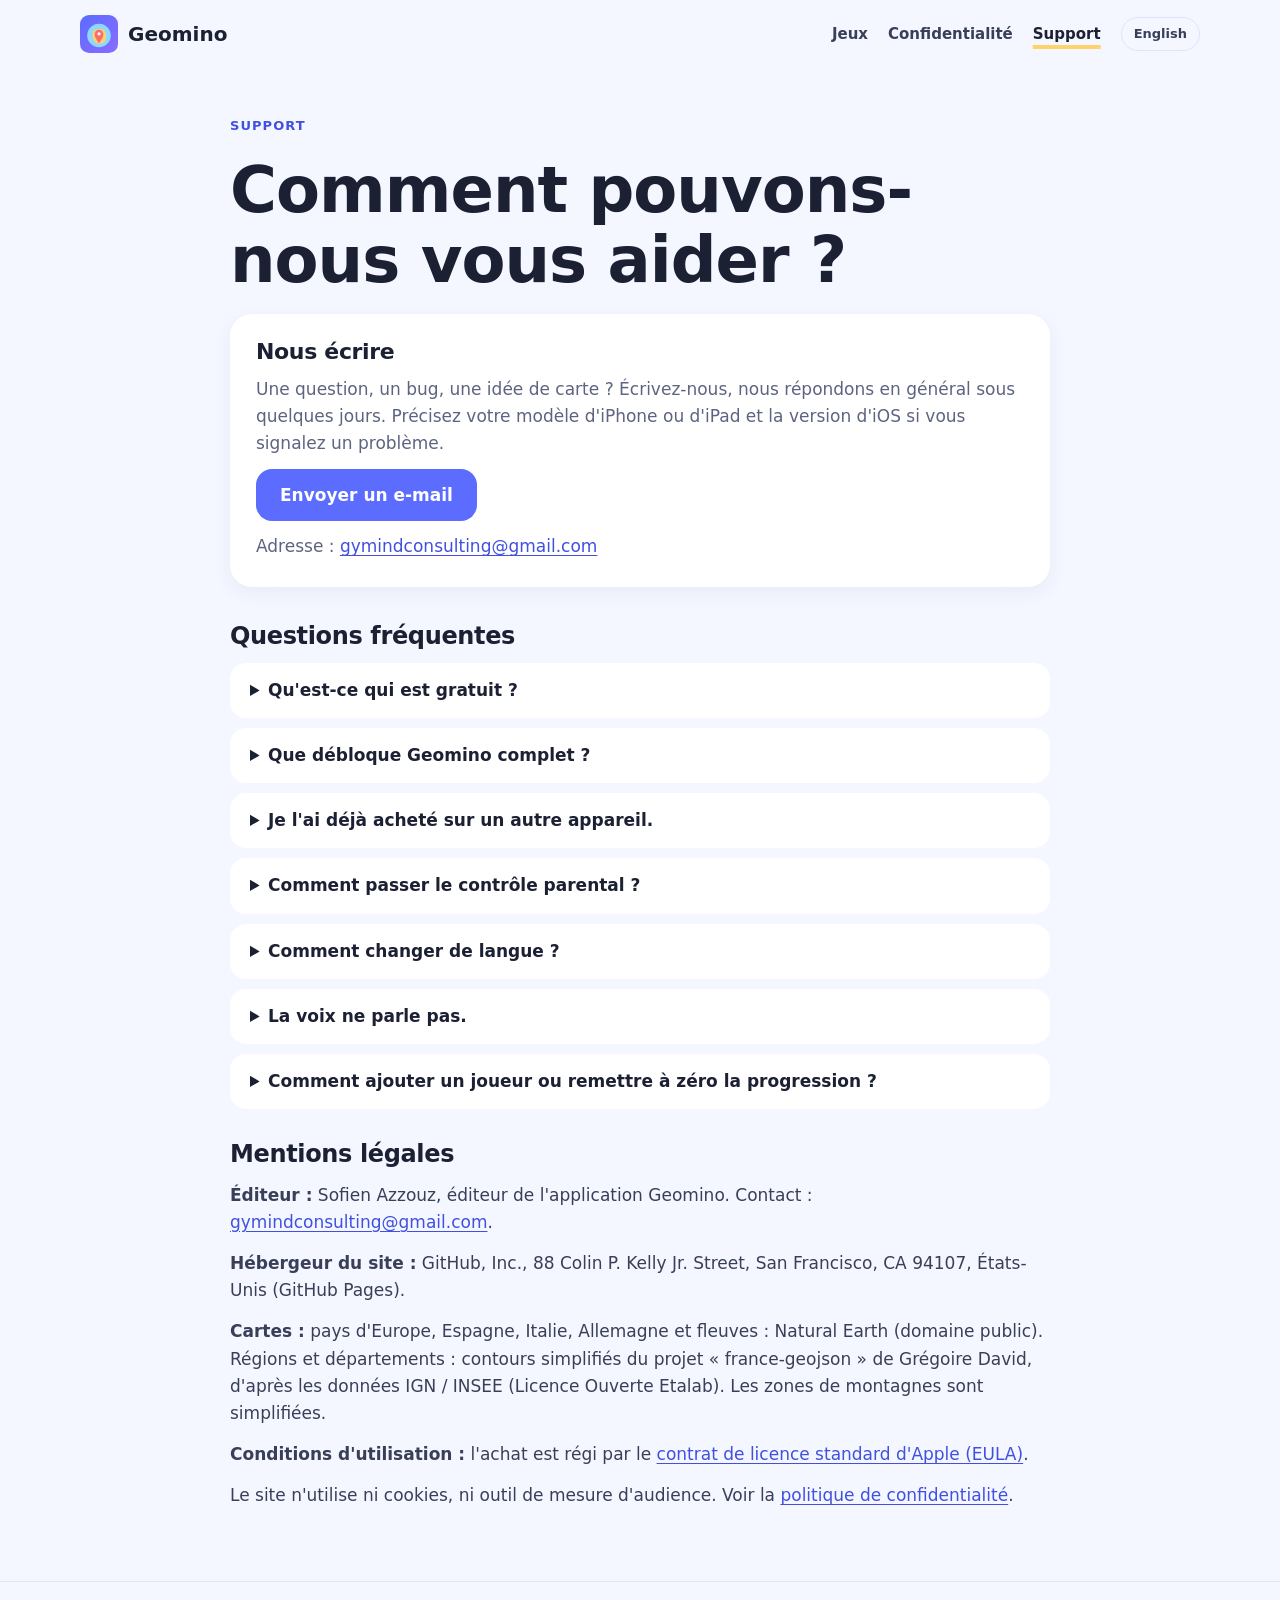
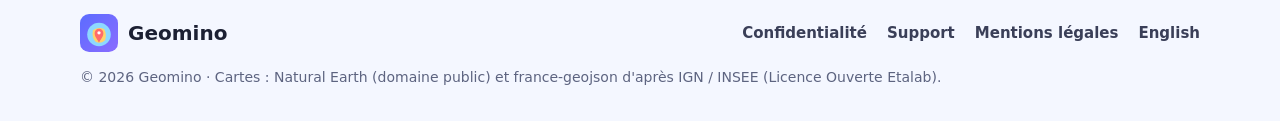
<file: support/index.html>
<!doctype html>
<html lang="fr">
<head>
  <meta charset="utf-8">
  <meta name="viewport" content="width=device-width, initial-scale=1">
  <title>Support — Geomino</title>
  <meta name="description" content="Aide, questions fréquentes et mentions légales de Geomino.">
  <meta name="theme-color" content="#5B6CFF">
  <link rel="icon" href="../assets/favicon.svg" type="image/svg+xml">
  <link rel="canonical" href="https://sofienazzouz.github.io/geomino-website/support/">
  <link rel="alternate" hreflang="en" href="https://sofienazzouz.github.io/geomino-website/en/support/">
  <link rel="stylesheet" href="../styles.css">
</head>
<body>
<a class="skip" href="#contenu">Aller au contenu</a>
<header class="site-header">
  <div class="wrap">
    <a class="brand" href="../"><svg class="logo" viewBox="0 0 100 100" aria-hidden="true"><defs><linearGradient id="g1" x1="0" y1="0" x2="1" y2="1"><stop offset="0" stop-color="#5B6CFF"/><stop offset="1" stop-color="#8A6CFF"/></linearGradient></defs><rect width="100" height="100" rx="24" fill="url(#g1)"/><circle cx="50" cy="54" r="31" fill="#8DD8FF"/><path d="M34 43 Q49 33 64 40 Q71 54 66 69 Q55 79 42 74 Q30 63 34 43Z" fill="#FFD36B"/><path d="M50 75 C46 67 38.5 60.5 38.5 50 A11.5 11.5 0 1 1 61.5 50 C61.5 60.5 54 67 50 75Z" fill="#FF6B6B"/><circle cx="50" cy="49.5" r="4.3" fill="#fff"/></svg>Geomino</a>
    <nav class="site-nav" aria-label="Navigation principale">
      <a href="../#jeux">Jeux</a>
      <a href="../privacy/">Confidentialité</a>
      <a href="../support/" aria-current="page">Support</a>
      <a class="lang" href="../en/support/" hreflang="en" lang="en">English</a>
    </nav>
  </div>
</header>
<main id="contenu" class="wrap page">
  <p class="eyebrow">Support</p>
  <h1>Comment pouvons-nous vous aider ?</h1>

  <div class="contact-card">
    <h2 style="font-size: 22px">Nous écrire</h2>
    <p class="muted">Une question, un bug, une idée de carte ? Écrivez-nous, nous répondons en général sous quelques jours. Précisez votre modèle d'iPhone ou d'iPad et la version d'iOS si vous signalez un problème.</p>
    <a class="btn btn-primary" href="mailto:gymindconsulting@gmail.com?subject=Geomino%20%E2%80%94%20Support">Envoyer un e-mail</a>
    <p class="muted">Adresse : <a href="mailto:gymindconsulting@gmail.com">gymindconsulting@gmail.com</a></p>
  </div>

  <div class="prose">
    <h2>Questions fréquentes</h2>
    <div class="faq">
      <details><summary>Qu'est-ce qui est gratuit ?</summary><p>L'Explorateur sur toutes les cartes, tous les jeux des régions de France (sauf le puzzle et le contre-la-montre), les jeux « Trouve-le ! » et « Quelle forme ? » pour les départements d'Île-de-France et d'Auvergne-Rhône-Alpes, un joueur et les six premiers autocollants. Sans publicité.</p></details>
      <details><summary>Que débloque Geomino complet ?</summary><p>Tout le reste, pour un <strong>paiement unique de 2,99 €, sans abonnement</strong> : les 101 départements dans tous les jeux, les pays d'Europe, les fleuves et montagnes, l'Espagne, l'Italie et l'Allemagne, le puzzle et le contre-la-montre sur toutes les cartes, jusqu'à 4 joueurs et tous les autocollants. L'achat est partagé avec votre famille (Partage familial).</p></details>
      <details><summary>Je l'ai déjà acheté sur un autre appareil.</summary><p>Ouvrez Réglages (la roue en haut à droite, après le contrôle parental) puis « Restaurer les achats ». Utilisez le même identifiant Apple que pour l'achat.</p></details>
      <details><summary>Comment passer le contrôle parental ?</summary><p>Il demande le résultat d'une multiplication écrite en lettres (par exemple « sept fois huit » = 56), à taper sur le clavier. C'est fait pour qu'un jeune enfant n'ouvre pas les réglages ou la boutique par hasard.</p></details>
      <details><summary>Comment changer de langue ?</summary><p>Dans Réglages › Langue : français, anglais, espagnol, italien ou allemand, ou « Automatique » pour suivre la langue de l'appareil. Le changement est immédiat.</p></details>
      <details><summary>La voix ne parle pas.</summary><p>Vérifiez que « Lecture à voix haute » est activée dans les réglages de Geomino et que le volume est monté. Si une langue n'a pas de voix, ajoutez-la dans Réglages de l'iPhone › Accessibilité › Contenu énoncé › Voix.</p></details>
      <details><summary>Comment ajouter un joueur ou remettre à zéro la progression ?</summary><p>Touchez le profil sur l'écran d'accueil pour changer de joueur ou en ajouter un (jusqu'à 4 avec Geomino complet). Pour remettre à zéro ou supprimer un joueur : Réglages › Joueurs › bouton « … ».</p></details>
    </div>

    <h2 id="mentions">Mentions légales</h2>
    <p><strong>Éditeur :</strong> Sofien Azzouz, éditeur de l'application Geomino. Contact : <a href="mailto:gymindconsulting@gmail.com">gymindconsulting@gmail.com</a>.</p>
    <p><strong>Hébergeur du site :</strong> GitHub, Inc., 88 Colin P. Kelly Jr. Street, San Francisco, CA 94107, États-Unis (GitHub Pages).</p>
    <p><strong>Cartes :</strong> pays d'Europe, Espagne, Italie, Allemagne et fleuves : Natural Earth (domaine public). Régions et départements : contours simplifiés du projet « france-geojson » de Grégoire David, d'après les données IGN / INSEE (Licence Ouverte Etalab). Les zones de montagnes sont simplifiées.</p>
    <p><strong>Conditions d'utilisation :</strong> l'achat est régi par le <a href="https://www.apple.com/legal/internet-services/itunes/dev/stdeula/">contrat de licence standard d'Apple (EULA)</a>.</p>
    <p>Le site n'utilise ni cookies, ni outil de mesure d'audience. Voir la <a href="../privacy/">politique de confidentialité</a>.</p>
  </div>
</main>
<footer class="footer">
  <div class="wrap">
    <a class="brand" href="../"><svg class="logo" viewBox="0 0 100 100" aria-hidden="true"><defs><linearGradient id="g2" x1="0" y1="0" x2="1" y2="1"><stop offset="0" stop-color="#5B6CFF"/><stop offset="1" stop-color="#8A6CFF"/></linearGradient></defs><rect width="100" height="100" rx="24" fill="url(#g2)"/><circle cx="50" cy="54" r="31" fill="#8DD8FF"/><path d="M34 43 Q49 33 64 40 Q71 54 66 69 Q55 79 42 74 Q30 63 34 43Z" fill="#FFD36B"/><path d="M50 75 C46 67 38.5 60.5 38.5 50 A11.5 11.5 0 1 1 61.5 50 C61.5 60.5 54 67 50 75Z" fill="#FF6B6B"/><circle cx="50" cy="49.5" r="4.3" fill="#fff"/></svg>Geomino</a>
    <nav aria-label="Liens de bas de page">
      <a href="../privacy/">Confidentialité</a>
      <a href="../support/">Support</a>
      <a href="../support/#mentions">Mentions légales</a>
      <a href="../en/support/" hreflang="en" lang="en">English</a>
    </nav>
    <p class="disclaimer">© 2026 Geomino · Cartes : Natural Earth (domaine public) et france-geojson d'après IGN / INSEE (Licence Ouverte Etalab).</p>
  </div>
</footer>
</body>
</html>
</file>
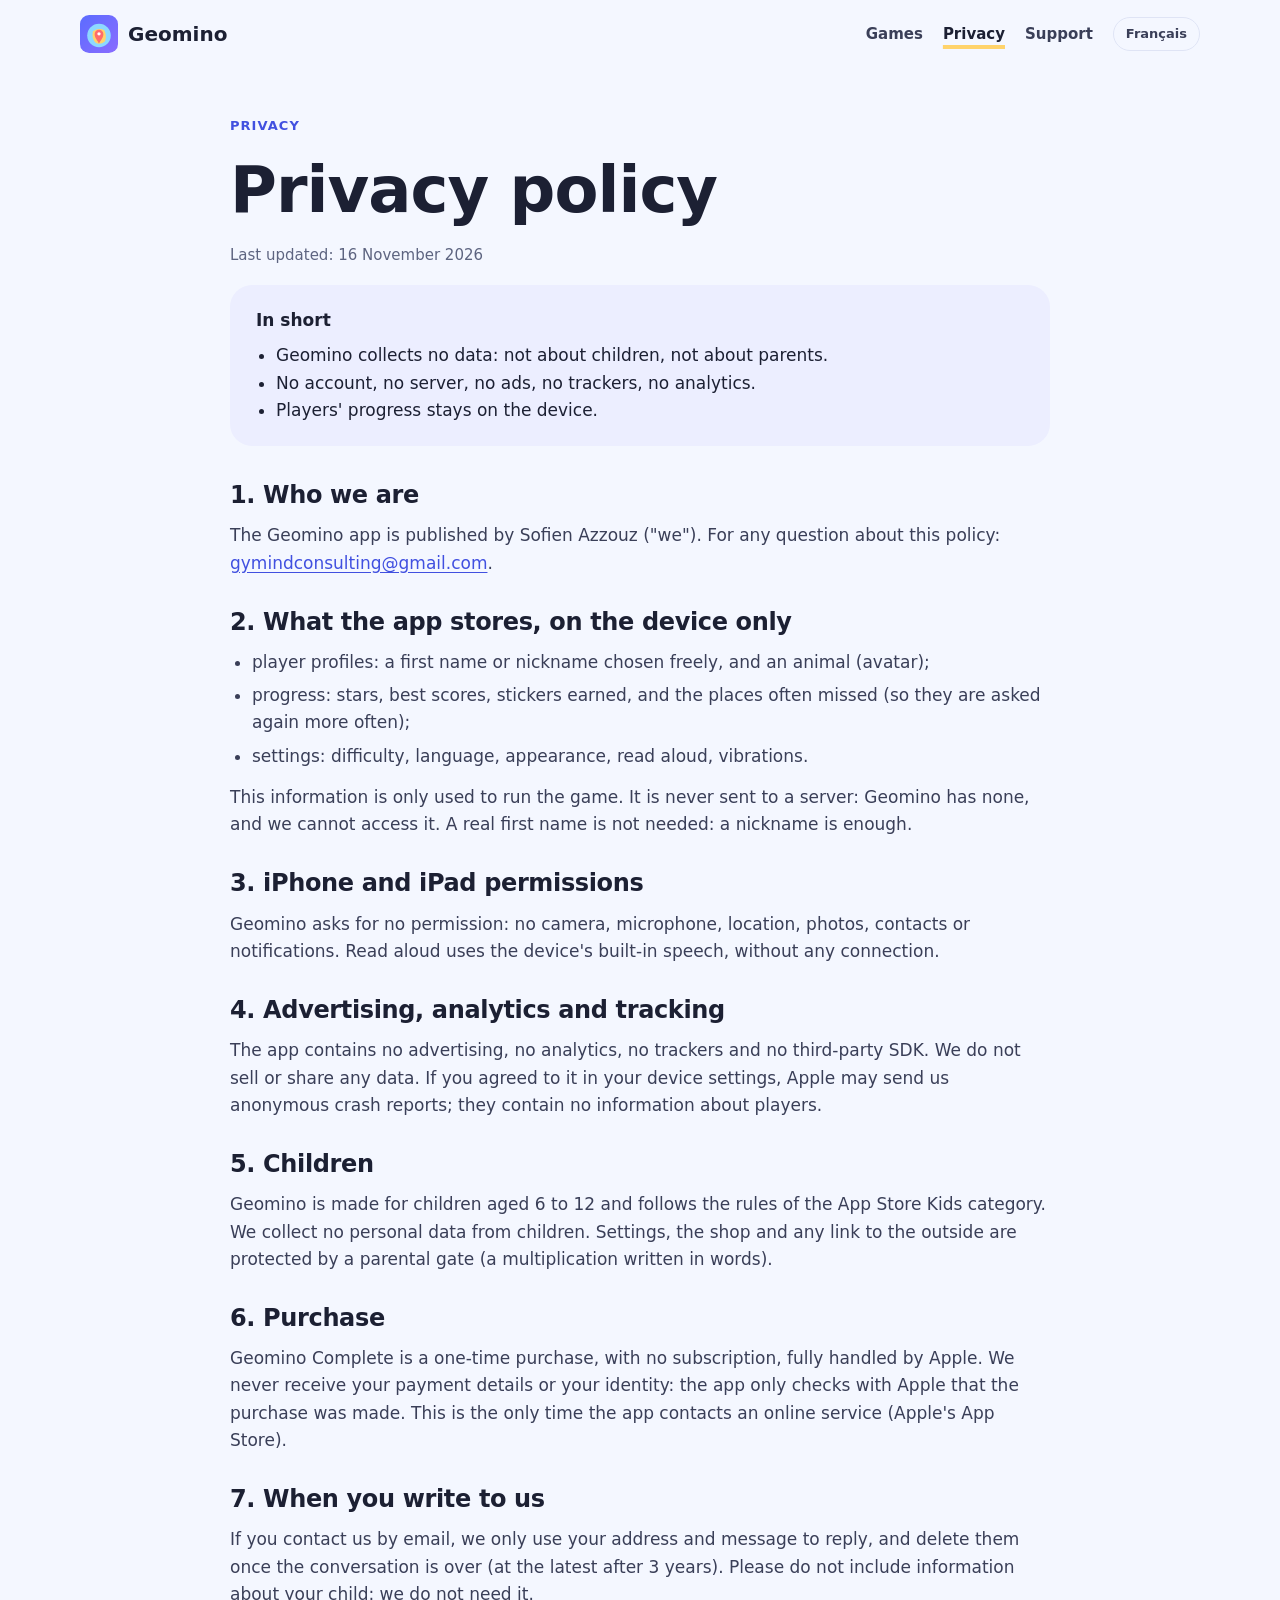
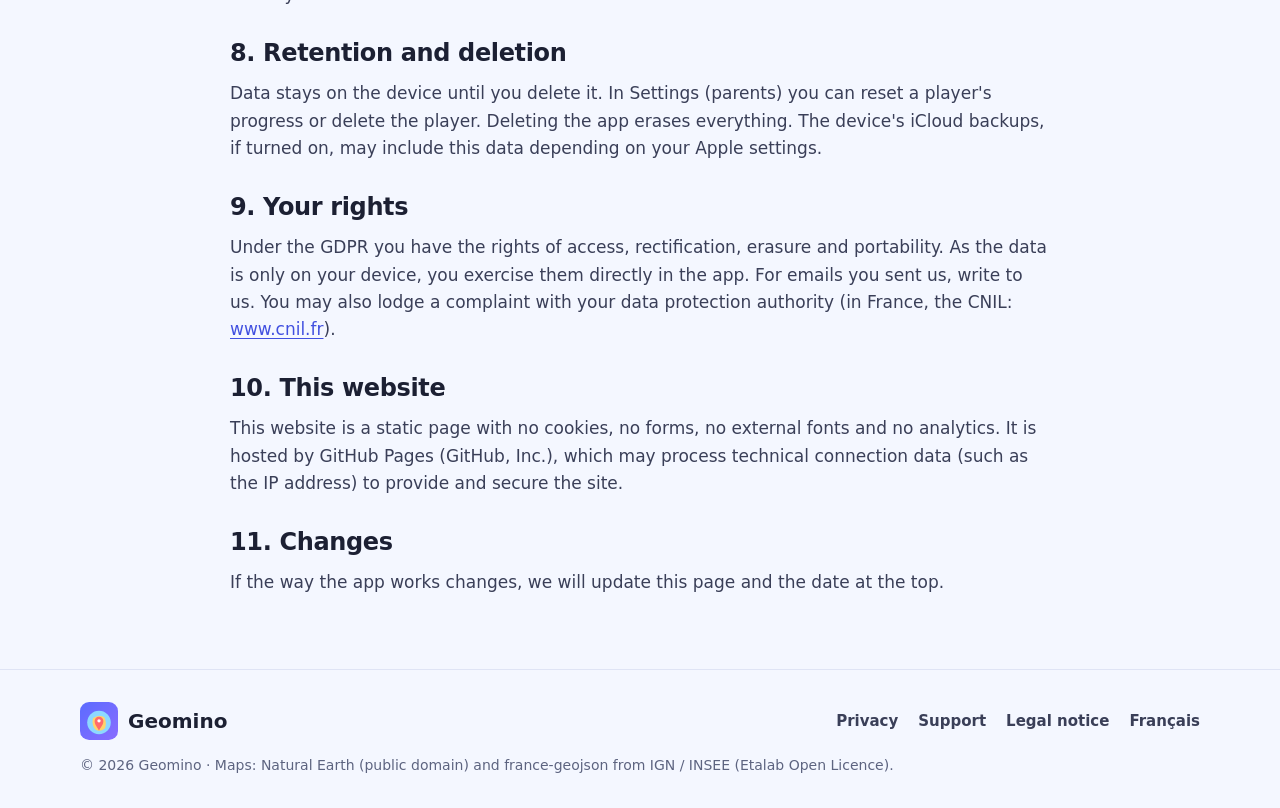
<file: en/privacy/index.html>
<!doctype html>
<html lang="en">
<head>
  <meta charset="utf-8">
  <meta name="viewport" content="width=device-width, initial-scale=1">
  <title>Privacy — Geomino</title>
  <meta name="description" content="Geomino privacy policy: no data collected, nothing leaves the device.">
  <meta name="theme-color" content="#5B6CFF">
  <link rel="icon" href="../../assets/favicon.svg" type="image/svg+xml">
  <link rel="canonical" href="https://sofienazzouz.github.io/geomino-website/en/privacy/">
  <link rel="alternate" hreflang="fr" href="https://sofienazzouz.github.io/geomino-website/privacy/">
  <link rel="stylesheet" href="../../styles.css">
</head>
<body>
<a class="skip" href="#contenu">Skip to content</a>
<header class="site-header">
  <div class="wrap">
    <a class="brand" href="../../en/"><svg class="logo" viewBox="0 0 100 100" aria-hidden="true"><defs><linearGradient id="g1" x1="0" y1="0" x2="1" y2="1"><stop offset="0" stop-color="#5B6CFF"/><stop offset="1" stop-color="#8A6CFF"/></linearGradient></defs><rect width="100" height="100" rx="24" fill="url(#g1)"/><circle cx="50" cy="54" r="31" fill="#8DD8FF"/><path d="M34 43 Q49 33 64 40 Q71 54 66 69 Q55 79 42 74 Q30 63 34 43Z" fill="#FFD36B"/><path d="M50 75 C46 67 38.5 60.5 38.5 50 A11.5 11.5 0 1 1 61.5 50 C61.5 60.5 54 67 50 75Z" fill="#FF6B6B"/><circle cx="50" cy="49.5" r="4.3" fill="#fff"/></svg>Geomino</a>
    <nav class="site-nav" aria-label="Main navigation">
      <a href="../../en/#games">Games</a>
      <a href="../../en/privacy/" aria-current="page">Privacy</a>
      <a href="../../en/support/">Support</a>
      <a class="lang" href="../../privacy/" hreflang="fr" lang="fr">Français</a>
    </nav>
  </div>
</header>
<main id="contenu" class="wrap page">
  <p class="eyebrow">Privacy</p>
  <h1>Privacy policy</h1>
  <p class="updated">Last updated: 16 November 2026</p>

  <div class="summary">
    <strong>In short</strong>
    <ul>
      <li>Geomino collects no data: not about children, not about parents.</li>
      <li>No account, no server, no ads, no trackers, no analytics.</li>
      <li>Players' progress stays on the device.</li>
    </ul>
  </div>

  <div class="prose">
    <h2>1. Who we are</h2>
    <p>The Geomino app is published by Sofien Azzouz ("we"). For any question about this policy: <a href="mailto:gymindconsulting@gmail.com">gymindconsulting@gmail.com</a>.</p>

    <h2>2. What the app stores, on the device only</h2>
    <ul>
      <li>player profiles: a first name or nickname chosen freely, and an animal (avatar);</li>
      <li>progress: stars, best scores, stickers earned, and the places often missed (so they are asked again more often);</li>
      <li>settings: difficulty, language, appearance, read aloud, vibrations.</li>
    </ul>
    <p>This information is only used to run the game. It is never sent to a server: Geomino has none, and we cannot access it. A real first name is not needed: a nickname is enough.</p>

    <h2>3. iPhone and iPad permissions</h2>
    <p>Geomino asks for no permission: no camera, microphone, location, photos, contacts or notifications. Read aloud uses the device's built-in speech, without any connection.</p>

    <h2>4. Advertising, analytics and tracking</h2>
    <p>The app contains no advertising, no analytics, no trackers and no third-party SDK. We do not sell or share any data. If you agreed to it in your device settings, Apple may send us anonymous crash reports; they contain no information about players.</p>

    <h2>5. Children</h2>
    <p>Geomino is made for children aged 6 to 12 and follows the rules of the App Store Kids category. We collect no personal data from children. Settings, the shop and any link to the outside are protected by a parental gate (a multiplication written in words).</p>

    <h2>6. Purchase</h2>
    <p>Geomino Complete is a one-time purchase, with no subscription, fully handled by Apple. We never receive your payment details or your identity: the app only checks with Apple that the purchase was made. This is the only time the app contacts an online service (Apple's App Store).</p>

    <h2>7. When you write to us</h2>
    <p>If you contact us by email, we only use your address and message to reply, and delete them once the conversation is over (at the latest after 3 years). Please do not include information about your child: we do not need it.</p>

    <h2>8. Retention and deletion</h2>
    <p>Data stays on the device until you delete it. In Settings (parents) you can reset a player's progress or delete the player. Deleting the app erases everything. The device's iCloud backups, if turned on, may include this data depending on your Apple settings.</p>

    <h2>9. Your rights</h2>
    <p>Under the GDPR you have the rights of access, rectification, erasure and portability. As the data is only on your device, you exercise them directly in the app. For emails you sent us, write to us. You may also lodge a complaint with your data protection authority (in France, the CNIL: <a href="https://www.cnil.fr">www.cnil.fr</a>).</p>

    <h2>10. This website</h2>
    <p>This website is a static page with no cookies, no forms, no external fonts and no analytics. It is hosted by GitHub Pages (GitHub, Inc.), which may process technical connection data (such as the IP address) to provide and secure the site.</p>

    <h2>11. Changes</h2>
    <p>If the way the app works changes, we will update this page and the date at the top.</p>
  </div>
</main>
<footer class="footer">
  <div class="wrap">
    <a class="brand" href="../../en/"><svg class="logo" viewBox="0 0 100 100" aria-hidden="true"><defs><linearGradient id="g2" x1="0" y1="0" x2="1" y2="1"><stop offset="0" stop-color="#5B6CFF"/><stop offset="1" stop-color="#8A6CFF"/></linearGradient></defs><rect width="100" height="100" rx="24" fill="url(#g2)"/><circle cx="50" cy="54" r="31" fill="#8DD8FF"/><path d="M34 43 Q49 33 64 40 Q71 54 66 69 Q55 79 42 74 Q30 63 34 43Z" fill="#FFD36B"/><path d="M50 75 C46 67 38.5 60.5 38.5 50 A11.5 11.5 0 1 1 61.5 50 C61.5 60.5 54 67 50 75Z" fill="#FF6B6B"/><circle cx="50" cy="49.5" r="4.3" fill="#fff"/></svg>Geomino</a>
    <nav aria-label="Footer links">
      <a href="../../en/privacy/">Privacy</a>
      <a href="../../en/support/">Support</a>
      <a href="../../en/support/#mentions">Legal notice</a>
      <a href="../../privacy/" hreflang="fr" lang="fr">Français</a>
    </nav>
    <p class="disclaimer">© 2026 Geomino · Maps: Natural Earth (public domain) and france-geojson from IGN / INSEE (Etalab Open Licence).</p>
  </div>
</footer>
</body>
</html>
</file>
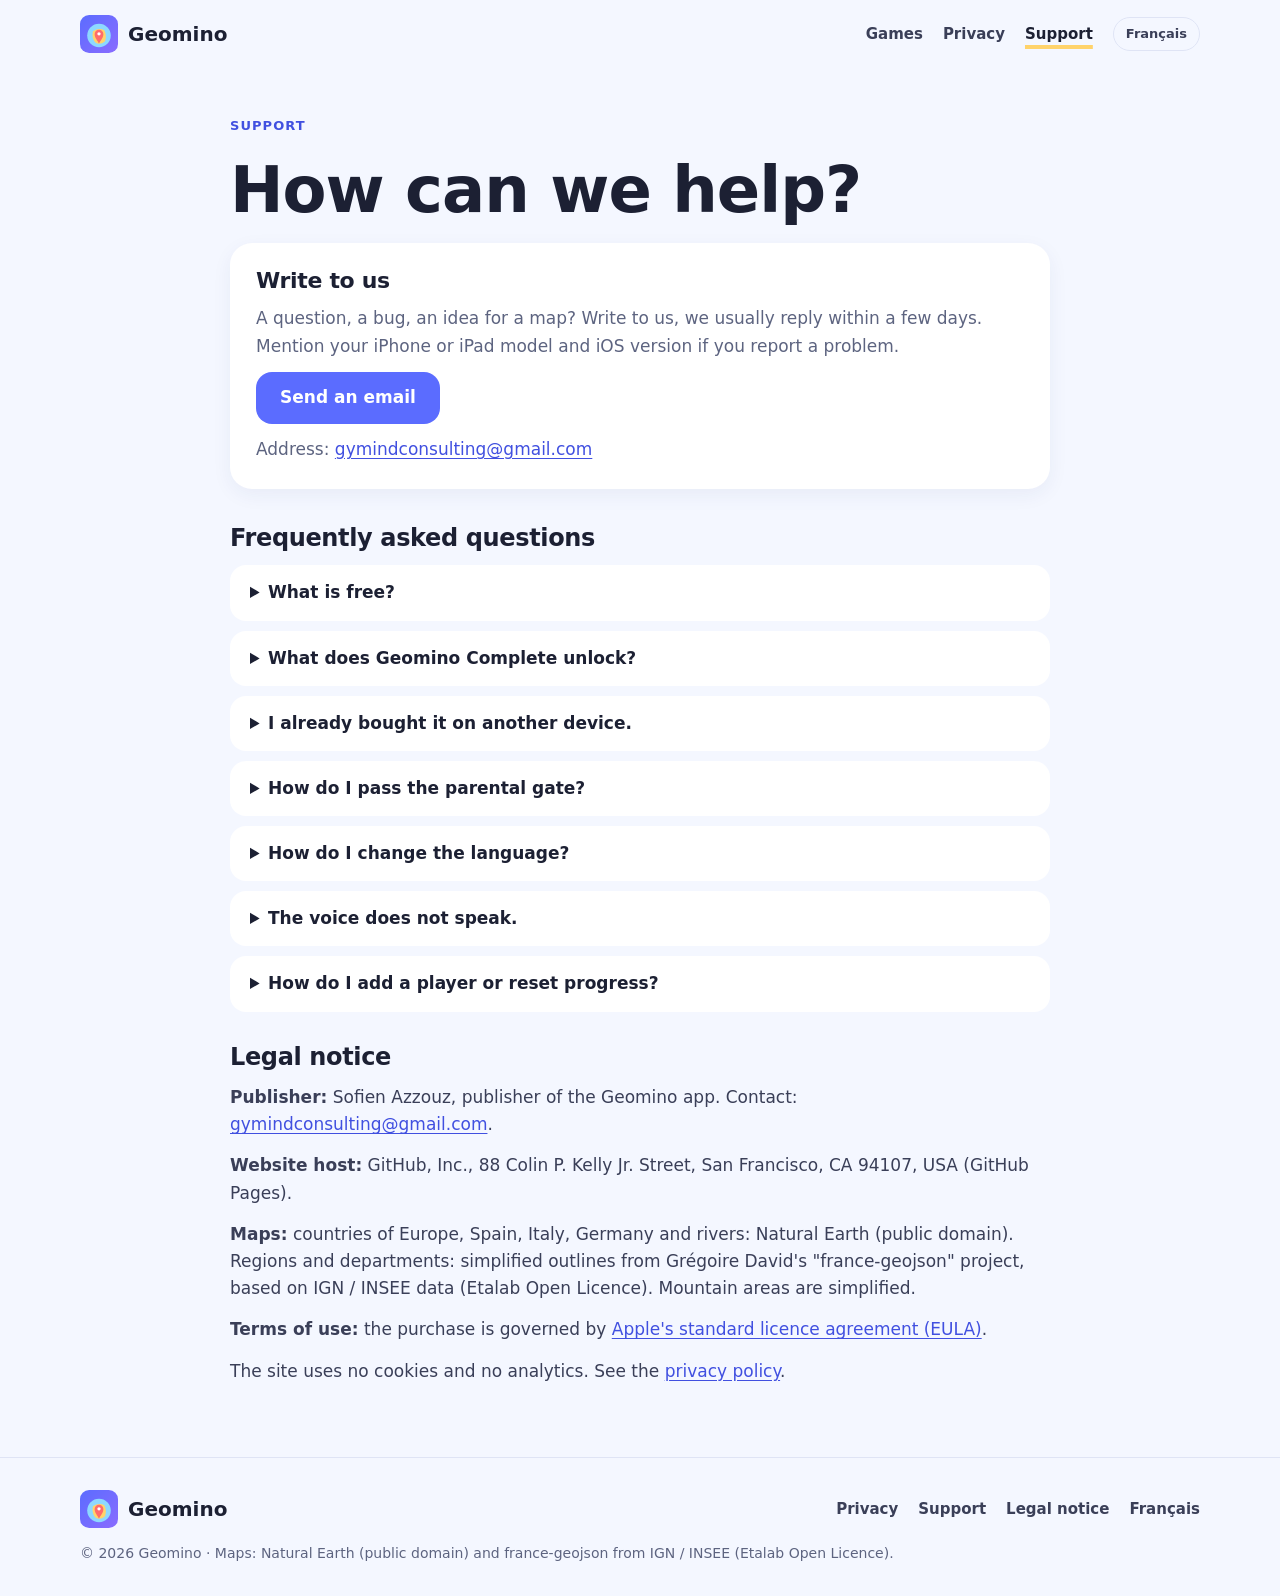
<file: en/support/index.html>
<!doctype html>
<html lang="en">
<head>
  <meta charset="utf-8">
  <meta name="viewport" content="width=device-width, initial-scale=1">
  <title>Support — Geomino</title>
  <meta name="description" content="Help, frequently asked questions and legal notice for Geomino.">
  <meta name="theme-color" content="#5B6CFF">
  <link rel="icon" href="../../assets/favicon.svg" type="image/svg+xml">
  <link rel="canonical" href="https://sofienazzouz.github.io/geomino-website/en/support/">
  <link rel="alternate" hreflang="fr" href="https://sofienazzouz.github.io/geomino-website/support/">
  <link rel="stylesheet" href="../../styles.css">
</head>
<body>
<a class="skip" href="#contenu">Skip to content</a>
<header class="site-header">
  <div class="wrap">
    <a class="brand" href="../../en/"><svg class="logo" viewBox="0 0 100 100" aria-hidden="true"><defs><linearGradient id="g1" x1="0" y1="0" x2="1" y2="1"><stop offset="0" stop-color="#5B6CFF"/><stop offset="1" stop-color="#8A6CFF"/></linearGradient></defs><rect width="100" height="100" rx="24" fill="url(#g1)"/><circle cx="50" cy="54" r="31" fill="#8DD8FF"/><path d="M34 43 Q49 33 64 40 Q71 54 66 69 Q55 79 42 74 Q30 63 34 43Z" fill="#FFD36B"/><path d="M50 75 C46 67 38.5 60.5 38.5 50 A11.5 11.5 0 1 1 61.5 50 C61.5 60.5 54 67 50 75Z" fill="#FF6B6B"/><circle cx="50" cy="49.5" r="4.3" fill="#fff"/></svg>Geomino</a>
    <nav class="site-nav" aria-label="Main navigation">
      <a href="../../en/#games">Games</a>
      <a href="../../en/privacy/">Privacy</a>
      <a href="../../en/support/" aria-current="page">Support</a>
      <a class="lang" href="../../support/" hreflang="fr" lang="fr">Français</a>
    </nav>
  </div>
</header>
<main id="contenu" class="wrap page">
  <p class="eyebrow">Support</p>
  <h1>How can we help?</h1>

  <div class="contact-card">
    <h2 style="font-size: 22px">Write to us</h2>
    <p class="muted">A question, a bug, an idea for a map? Write to us, we usually reply within a few days. Mention your iPhone or iPad model and iOS version if you report a problem.</p>
    <a class="btn btn-primary" href="mailto:gymindconsulting@gmail.com?subject=Geomino%20%E2%80%94%20Support">Send an email</a>
    <p class="muted">Address: <a href="mailto:gymindconsulting@gmail.com">gymindconsulting@gmail.com</a></p>
  </div>

  <div class="prose">
    <h2>Frequently asked questions</h2>
    <div class="faq">
      <details><summary>What is free?</summary><p>Explore on every map, all the games on the regions of France (except puzzle and against the clock), "Find it!" and "Which shape?" for the departments of Île-de-France and Auvergne-Rhône-Alpes, one player and the first six stickers. No ads.</p></details>
      <details><summary>What does Geomino Complete unlock?</summary><p>Everything else, for a <strong>one-time payment of €2.99, no subscription</strong>: all 101 departments in every game, the countries of Europe, rivers and mountains, Spain, Italy and Germany, puzzle and against the clock on every map, up to 4 players and all stickers. The purchase is shared with your family (Family Sharing).</p></details>
      <details><summary>I already bought it on another device.</summary><p>Open Settings (the gear at the top right, after the parental gate) and tap "Restore purchases". Use the same Apple Account as for the purchase.</p></details>
      <details><summary>How do I pass the parental gate?</summary><p>It asks for the result of a multiplication written in words (for example "seven times eight" = 56), typed on the keypad. It stops a young child from opening the settings or the shop by accident.</p></details>
      <details><summary>How do I change the language?</summary><p>In Settings › Language: French, English, Spanish, Italian or German, or "Automatic" to follow the device language. The change is immediate.</p></details>
      <details><summary>The voice does not speak.</summary><p>Check that "Read aloud" is on in Geomino's settings and that the volume is up. If a language has no voice, add one in iPhone Settings › Accessibility › Spoken Content › Voices.</p></details>
      <details><summary>How do I add a player or reset progress?</summary><p>Tap the profile on the home screen to switch player or add one (up to 4 with Geomino Complete). To reset or delete a player: Settings › Players › "…" button.</p></details>
    </div>

    <h2 id="mentions">Legal notice</h2>
    <p><strong>Publisher:</strong> Sofien Azzouz, publisher of the Geomino app. Contact: <a href="mailto:gymindconsulting@gmail.com">gymindconsulting@gmail.com</a>.</p>
    <p><strong>Website host:</strong> GitHub, Inc., 88 Colin P. Kelly Jr. Street, San Francisco, CA 94107, USA (GitHub Pages).</p>
    <p><strong>Maps:</strong> countries of Europe, Spain, Italy, Germany and rivers: Natural Earth (public domain). Regions and departments: simplified outlines from Grégoire David's "france-geojson" project, based on IGN / INSEE data (Etalab Open Licence). Mountain areas are simplified.</p>
    <p><strong>Terms of use:</strong> the purchase is governed by <a href="https://www.apple.com/legal/internet-services/itunes/dev/stdeula/">Apple's standard licence agreement (EULA)</a>.</p>
    <p>The site uses no cookies and no analytics. See the <a href="../privacy/">privacy policy</a>.</p>
  </div>
</main>
<footer class="footer">
  <div class="wrap">
    <a class="brand" href="../../en/"><svg class="logo" viewBox="0 0 100 100" aria-hidden="true"><defs><linearGradient id="g2" x1="0" y1="0" x2="1" y2="1"><stop offset="0" stop-color="#5B6CFF"/><stop offset="1" stop-color="#8A6CFF"/></linearGradient></defs><rect width="100" height="100" rx="24" fill="url(#g2)"/><circle cx="50" cy="54" r="31" fill="#8DD8FF"/><path d="M34 43 Q49 33 64 40 Q71 54 66 69 Q55 79 42 74 Q30 63 34 43Z" fill="#FFD36B"/><path d="M50 75 C46 67 38.5 60.5 38.5 50 A11.5 11.5 0 1 1 61.5 50 C61.5 60.5 54 67 50 75Z" fill="#FF6B6B"/><circle cx="50" cy="49.5" r="4.3" fill="#fff"/></svg>Geomino</a>
    <nav aria-label="Footer links">
      <a href="../../en/privacy/">Privacy</a>
      <a href="../../en/support/">Support</a>
      <a href="../../en/support/#mentions">Legal notice</a>
      <a href="../../support/" hreflang="fr" lang="fr">Français</a>
    </nav>
    <p class="disclaimer">© 2026 Geomino · Maps: Natural Earth (public domain) and france-geojson from IGN / INSEE (Etalab Open Licence).</p>
  </div>
</footer>
</body>
</html>
</file>
<file: styles.css>
/* Geomino — same colours as the app (Theme.swift, SplashView.swift): purple gradient, sky-blue globe,
   yellow land, red pin. System rounded font (like the app's .fontDesign(.rounded)): no web font, no third party. */
:root {
  --bg: #F4F7FF;
  --surface: #FFFFFF;
  --border: #DFE4F5;
  --text: #1C2033;
  --body: #3A3F58;
  --muted: #5D6480;
  --purple: #5B6CFF;
  --purple-2: #8A6CFF;
  --purple-text: #4150E0;
  --purple-soft: #ECEEFF;
  --sky: #8DD8FF;
  --land: #FFD36B;
  --pin: #FF6B6B;
  --green: #A2D691;
  --radius: 22px;
  --font: ui-rounded, "SF Pro Rounded", "Nunito", "Varela Round", system-ui, -apple-system, "Segoe UI", sans-serif;
  color-scheme: light;
}

* { box-sizing: border-box; }
html { scroll-behavior: smooth; -webkit-text-size-adjust: 100%; }
body { margin: 0; background: var(--bg); color: var(--text); font-family: var(--font); font-size: 17px; line-height: 1.6; }
img, svg { display: block; max-width: 100%; }
a { color: var(--purple-text); text-underline-offset: 3px; }
a:hover { color: var(--text); }
:focus-visible { outline: 3px solid var(--purple); outline-offset: 3px; border-radius: 6px; }
@media (prefers-reduced-motion: reduce) { html { scroll-behavior: auto; } }

.wrap { width: min(1120px, 100% - 32px); margin-inline: auto; }
.skip { position: absolute; left: -999px; top: 8px; background: var(--surface); padding: 8px 14px; border-radius: 10px; z-index: 10; }
.skip:focus { left: 16px; }

h1, h2, h3 { line-height: 1.1; letter-spacing: -0.015em; margin: 0; text-wrap: balance; font-weight: 800; }
h1 { font-size: clamp(38px, 6vw, 64px); }
h2 { font-size: clamp(28px, 4vw, 42px); }
h3 { font-size: 19px; }
p { margin: 0; }
.eyebrow { font-size: 13px; font-weight: 800; letter-spacing: 0.08em; text-transform: uppercase; color: var(--purple-text); }
.lead { font-size: 19px; color: var(--body); max-width: 34em; }
.muted { color: var(--muted); }

/* Header */
.site-header { position: sticky; top: 0; z-index: 5; background: rgba(244, 247, 255, 0.94); backdrop-filter: blur(10px); }
.site-header .wrap { min-height: 68px; display: flex; align-items: center; gap: 16px; flex-wrap: wrap; }
.brand { display: inline-flex; align-items: center; gap: 10px; font-weight: 800; font-size: 20px; color: var(--text); text-decoration: none; }
.brand:hover { color: var(--text); }
.logo { width: 38px; height: 38px; flex: none; }
.site-nav { display: flex; gap: 4px 20px; align-items: center; margin-left: auto; flex-wrap: wrap; }
.site-nav a { color: var(--body); text-decoration: none; font-size: 15px; font-weight: 700; padding: 10px 0; }
.site-nav a:hover, .site-nav a[aria-current="page"] { color: var(--text); text-decoration: underline; text-decoration-color: var(--land); text-decoration-thickness: 4px; text-underline-offset: 6px; }
.site-nav a.lang { border: 1px solid var(--border); border-radius: 999px; padding: 6px 12px; font-size: 13px; }
.site-nav a.lang:hover { text-decoration: none; background: var(--surface); }

/* Hero: the purple of the app icon */
.hero { background: linear-gradient(150deg, var(--purple), var(--purple-2)); color: #fff; overflow: hidden; }
.hero .wrap { display: grid; grid-template-columns: 1.1fr 0.9fr; gap: 40px; align-items: center; padding-block: 64px 0; }
.hero h1 { color: #fff; }
.hero h1 mark { background: var(--land); color: var(--text); border-radius: 14px; padding: 0 0.18em; box-decoration-break: clone; -webkit-box-decoration-break: clone; }
.hero .lead { color: rgba(255, 255, 255, 0.9); margin-top: 18px; }
.hero-text { display: flex; flex-direction: column; gap: 22px; padding-bottom: 64px; min-width: 0; }
.hero-shot { align-self: end; justify-self: center; width: min(340px, 100%); margin-bottom: -90px; }

/* An iPhone drawn in CSS around a real 1320 × 2868 capture (shown at 720 px wide, sharp on Retina screens). */
.device { position: relative; background: #11131C; border-radius: 15% / 7%; padding: 3.2%; box-shadow: 0 28px 60px rgba(26, 18, 80, 0.32), inset 0 0 0 2px #3A3D50; }
.device picture { display: block; }
.device img { display: block; width: 100%; height: auto; border-radius: 12.5% / 5.8%; image-rendering: auto; }
.device::after { content: ""; position: absolute; top: 4.6%; left: 50%; width: 28%; height: 2.6%; transform: translateX(-50%); background: #000; border-radius: 999px; }
.badges { display: flex; flex-wrap: wrap; gap: 10px; }
.badge { background: rgba(255, 255, 255, 0.16); border: 1px solid rgba(255, 255, 255, 0.35); border-radius: 999px; padding: 6px 14px; font-size: 14px; font-weight: 700; }

.btn { display: inline-flex; align-items: center; justify-content: center; gap: 10px; min-height: 52px; padding: 12px 24px; border-radius: 16px; font-weight: 800; font-size: 17px; text-decoration: none; border: 0; }
.btn-store { background: #11131C; color: #fff; align-self: flex-start; padding: 10px 22px 10px 18px; }
.btn-store svg { flex: none; }
.btn-store small { display: block; font-size: 11px; font-weight: 600; opacity: 0.8; line-height: 1; }
.btn-store span { line-height: 1.15; text-align: left; font-size: 18px; }
.btn-store:hover { color: #fff; background: #000; }
.btn-primary { background: var(--purple); color: #fff; }
.btn-primary:hover { background: var(--purple-text); color: #fff; }

/* Sections */
.section { padding-block: 72px; }
.section-head { display: flex; flex-direction: column; gap: 12px; margin-bottom: 32px; max-width: 46em; }
.grid { display: grid; gap: 18px; grid-template-columns: repeat(auto-fill, minmax(240px, 1fr)); }
.grid-3 { grid-template-columns: repeat(auto-fill, minmax(300px, 1fr)); }
.card { background: var(--surface); border-radius: var(--radius); padding: 24px; display: flex; flex-direction: column; gap: 10px; box-shadow: 0 6px 20px rgba(40, 50, 120, 0.06); min-width: 0; }
.card .icon { width: 46px; height: 46px; border-radius: 14px; display: grid; place-items: center; font-size: 24px; }
.card p { color: var(--body); font-size: 16px; }

.maps { display: grid; gap: 12px; grid-template-columns: repeat(auto-fill, minmax(260px, 1fr)); }
.map { display: flex; gap: 14px; align-items: center; background: var(--surface); border-radius: 18px; padding: 14px 18px; min-width: 0; }
.map .flag { font-size: 30px; flex: none; }
.map strong { display: block; }
.map span { color: var(--muted); font-size: 15px; }
.free { font-size: 12px; font-weight: 800; color: #17603F; background: #E3F4EC; border-radius: 999px; padding: 2px 8px; margin-left: 6px; white-space: nowrap; }

.shots { display: grid; gap: 28px; grid-template-columns: repeat(4, 1fr); }
.shot { margin: 0; display: flex; flex-direction: column; gap: 16px; min-width: 0; }
.shot .device { box-shadow: 0 18px 40px rgba(40, 50, 120, 0.22), inset 0 0 0 2px #3A3D50; }
.shot figcaption { display: flex; flex-direction: column; gap: 2px; text-align: center; }
.shot figcaption strong { font-size: 18px; }
.shot figcaption span { color: var(--muted); font-size: 15px; line-height: 1.4; }

.parents { background: var(--surface); }
.price { display: grid; grid-template-columns: 1fr auto; gap: 24px; align-items: center; background: linear-gradient(150deg, var(--purple), var(--purple-2)); color: #fff; border-radius: 28px; padding: 32px; margin-top: 32px; }
.price strong { font-size: 44px; line-height: 1; }
.price p { color: rgba(255, 255, 255, 0.9); }

/* Text pages */
.page { padding-block: 48px 72px; max-width: 820px; display: flex; flex-direction: column; gap: 18px; }
.updated { color: var(--muted); font-size: 15px; }
.summary { background: var(--purple-soft); border-radius: var(--radius); padding: 22px 26px; }
.summary ul { margin: 8px 0 0; padding-left: 20px; }
.prose { display: flex; flex-direction: column; gap: 14px; }
.prose h2 { font-size: 24px; margin-top: 18px; }
.prose ul { margin: 0; padding-left: 22px; display: flex; flex-direction: column; gap: 6px; }
.prose p, .prose li { color: var(--body); }
.contact-card { background: var(--surface); border-radius: var(--radius); padding: 26px; display: flex; flex-direction: column; gap: 12px; align-items: flex-start; box-shadow: 0 6px 20px rgba(40, 50, 120, 0.06); }
.faq { display: flex; flex-direction: column; gap: 10px; }
.faq details { background: var(--surface); border-radius: 16px; padding: 14px 20px; }
.faq summary { cursor: pointer; font-weight: 800; }
.faq details p { margin-top: 10px; }

/* Footer */
.footer { border-top: 1px solid var(--border); padding-block: 32px; }
.footer .wrap { display: flex; flex-wrap: wrap; gap: 14px 28px; align-items: center; }
.footer nav { display: flex; flex-wrap: wrap; gap: 8px 20px; margin-left: auto; }
.footer nav a { color: var(--body); font-weight: 700; font-size: 15px; text-decoration: none; }
.footer nav a:hover { text-decoration: underline; }
.footer .disclaimer { width: 100%; color: var(--muted); font-size: 14px; }

@media (max-width: 860px) {
  .hero .wrap { grid-template-columns: 1fr; padding-top: 44px; }
  .hero-text { padding-bottom: 0; }
  .hero-shot { width: min(260px, 100%); margin-bottom: -60px; }
  .shots { grid-template-columns: repeat(2, 1fr); }
  .price { grid-template-columns: 1fr; }
}

/* Download call to action at the bottom of the home page */
.download { padding-top: 0; }
.cta { background: linear-gradient(150deg, var(--purple), var(--purple-2)); color: #fff; border-radius: 28px; padding: 48px 32px;
       display: flex; flex-direction: column; align-items: center; gap: 16px; text-align: center; }
.cta h2 { color: #fff; }
.cta p { color: rgba(255, 255, 255, 0.9); max-width: 36em; }
.cta .btn-store { align-self: center; background: var(--land); color: var(--text); }
.cta .btn-store:hover { background: #FFC94A; color: var(--text); }
</file>
